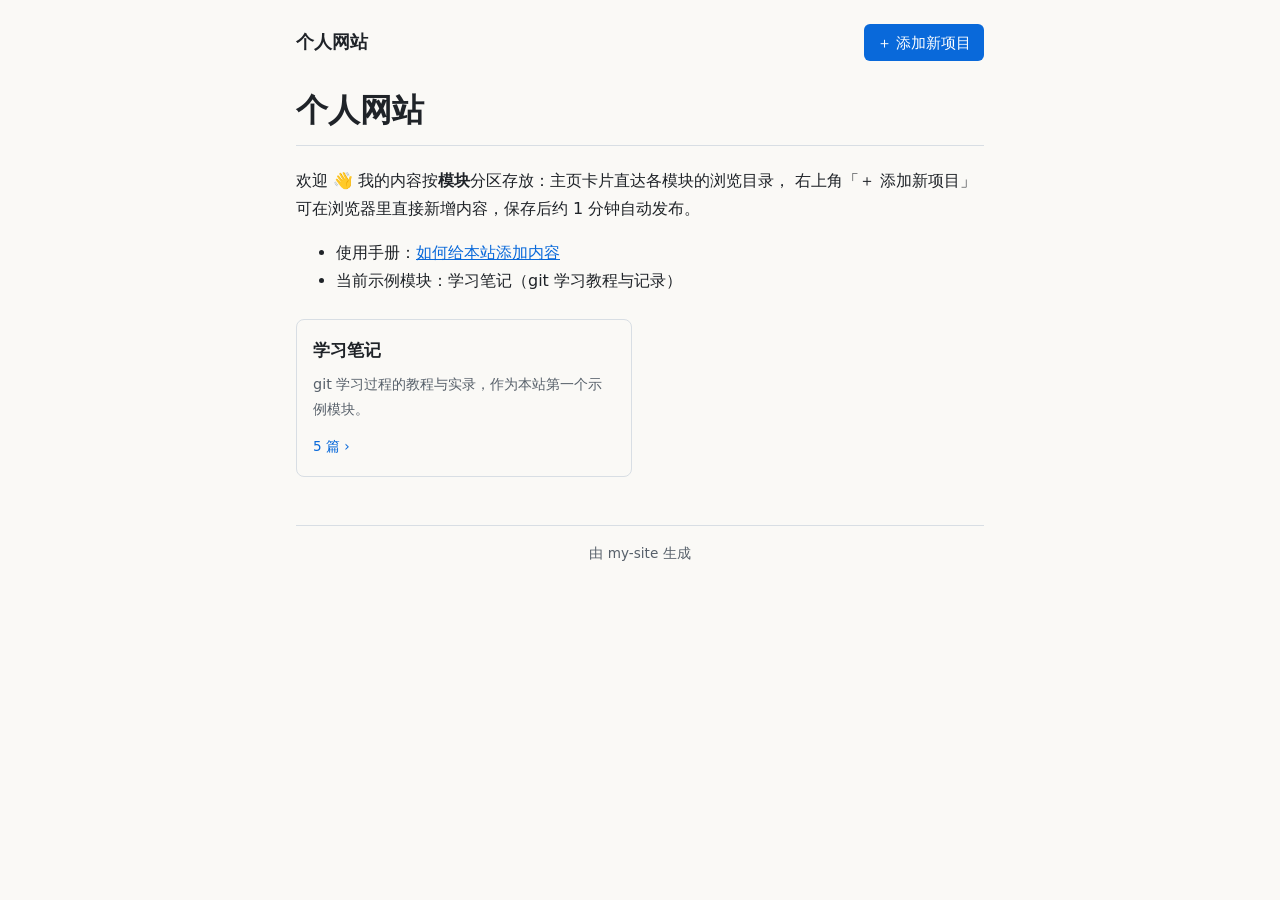
<file: docs/index.html>
<!DOCTYPE html>
<html lang="zh-CN">
<head>
<meta charset="utf-8"/>
<meta name="viewport" content="width=device-width, initial-scale=1"/>
<title>{title}</title>
<link rel="stylesheet" href="style.css"/>
</head>
<body>
<header class="sitehead">
  <a class="brand" href="index.html">个人网站</a>
  <a class="btn" href="https://github.com/Not1u/my-site/new/main/content/notes" target="_blank" rel="noopener">＋ 添加新项目</a>
</header>
<main>
<h1>个人网站</h1>
<p>欢迎 👋 我的内容按<strong>模块</strong>分区存放：主页卡片直达各模块的浏览目录， 右上角「＋ 添加新项目」可在浏览器里直接新增内容，保存后约 1 分钟自动发布。</p>
<ul>
<li>使用手册：<a href="notes/adding-content.html">如何给本站添加内容</a></li>
<li>当前示例模块：学习笔记（git 学习教程与记录）</li>
</ul>
<section class="modules">
<a class="card" href="notes/index.html"><h2>学习笔记</h2><p>git 学习过程的教程与实录，作为本站第一个示例模块。</p><span class="card-count">5 篇 ›</span></a>
</section>
</main>
<footer>由 my-site 生成</footer>
</body>
</html>
</file>
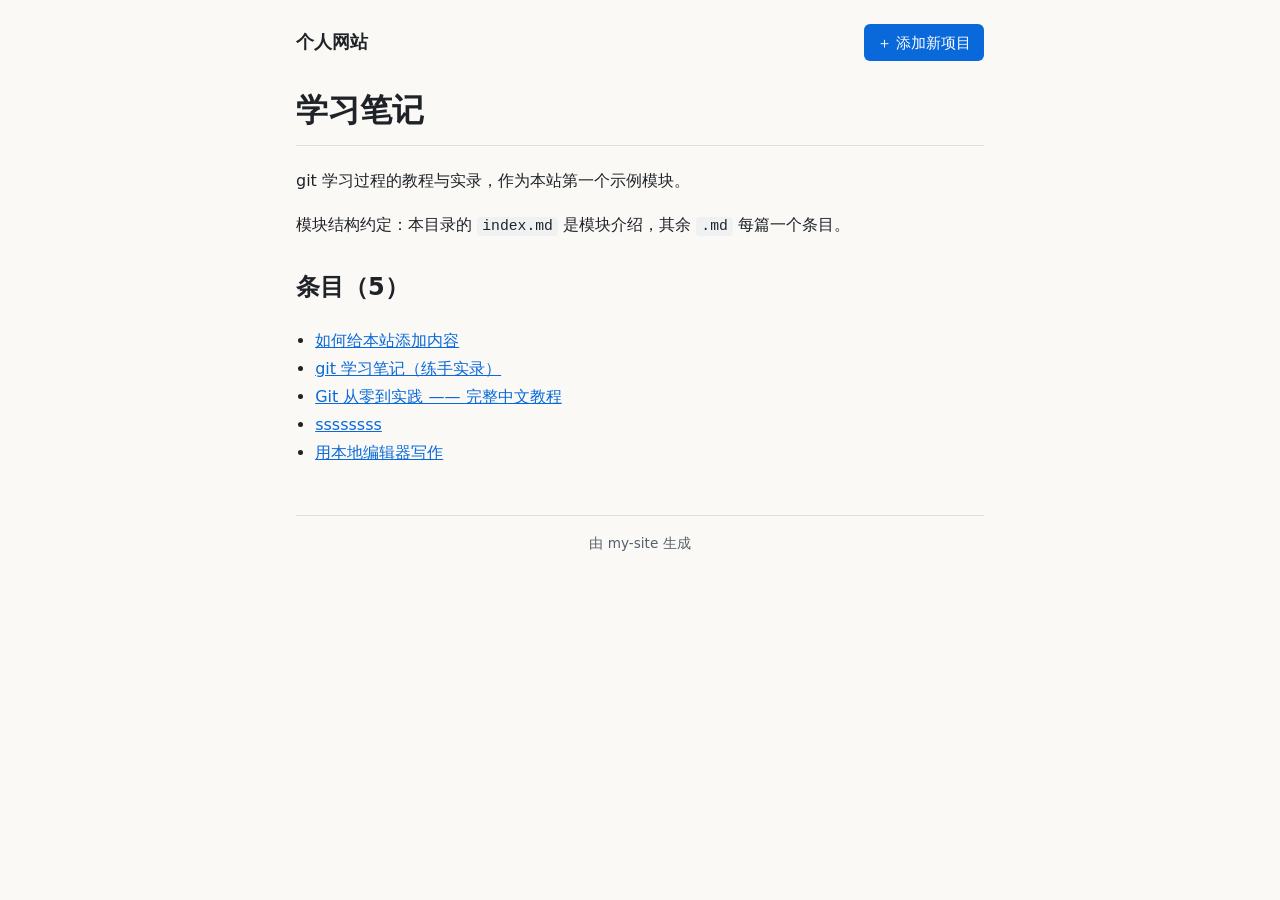
<file: docs/notes/index.html>
<!DOCTYPE html>
<html lang="zh-CN">
<head>
<meta charset="utf-8"/>
<meta name="viewport" content="width=device-width, initial-scale=1"/>
<title>{title}</title>
<link rel="stylesheet" href="../style.css"/>
</head>
<body>
<header class="sitehead">
  <a class="brand" href="../index.html">个人网站</a>
  <a class="btn" href="https://github.com/Not1u/my-site/new/main/content/notes" target="_blank" rel="noopener">＋ 添加新项目</a>
</header>
<main>
<h1>学习笔记</h1>
<p>git 学习过程的教程与实录，作为本站第一个示例模块。</p>
<p>模块结构约定：本目录的 <code>index.md</code> 是模块介绍，其余 <code>.md</code> 每篇一个条目。</p><h2>条目（5）</h2>
<ul class="note-list">
<li><a href="adding-content.html">如何给本站添加内容</a></li>
<li><a href="git-notes.html">git 学习笔记（练手实录）</a></li>
<li><a href="git-tutorial.html">Git 从零到实践 —— 完整中文教程</a></li>
<li><a href="ssssssss.html">ssssssss</a></li>
<li><a href="using-editor.html">用本地编辑器写作</a></li>
</ul>
</main>
<footer>由 my-site 生成</footer>
</body>
</html>
</file>
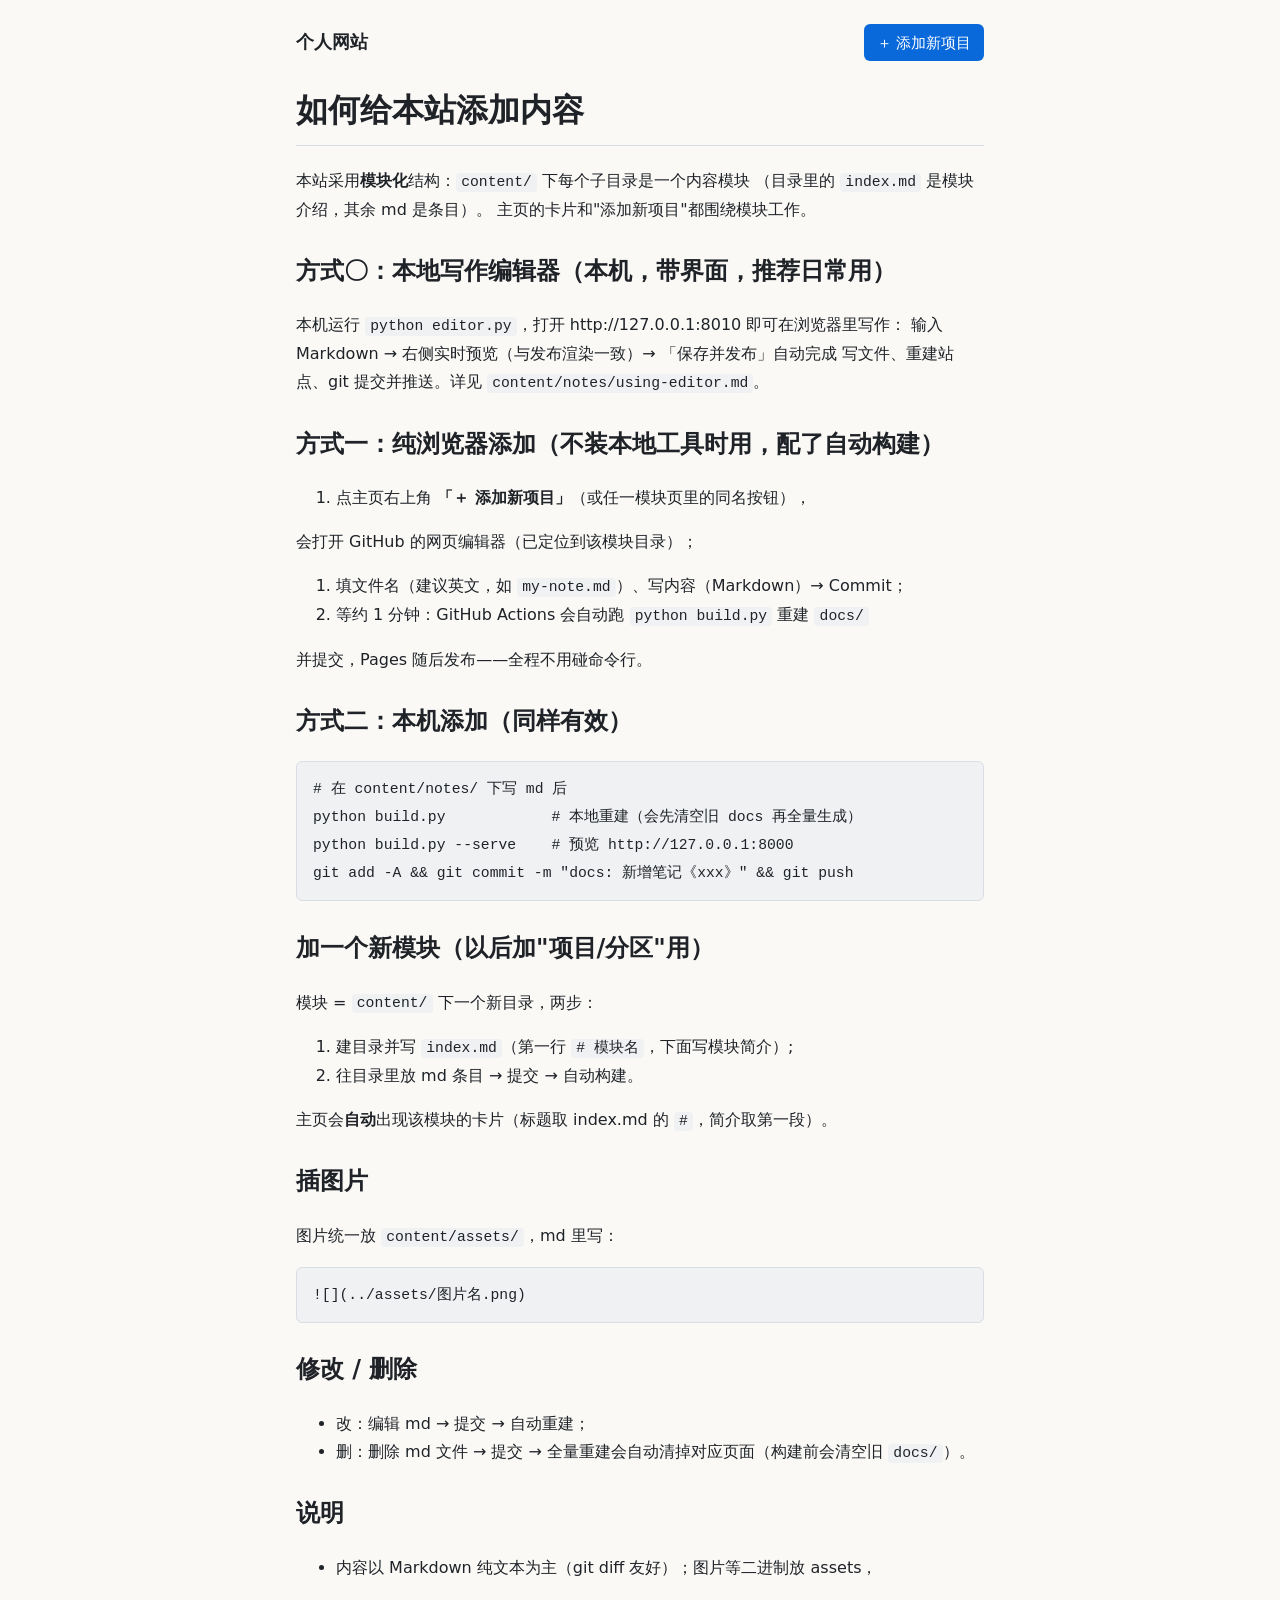
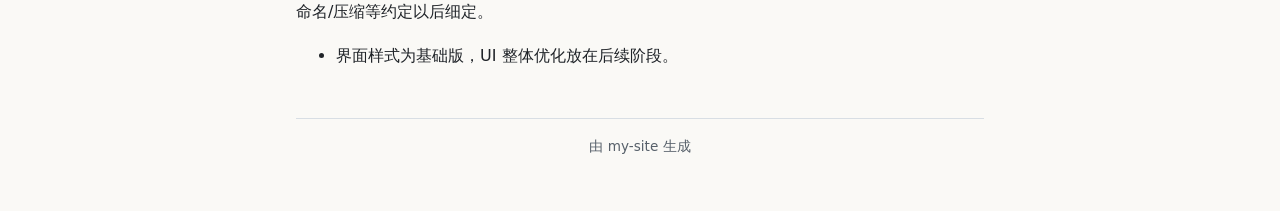
<file: docs/notes/adding-content.html>
<!DOCTYPE html>
<html lang="zh-CN">
<head>
<meta charset="utf-8"/>
<meta name="viewport" content="width=device-width, initial-scale=1"/>
<title>{title}</title>
<link rel="stylesheet" href="../style.css"/>
</head>
<body>
<header class="sitehead">
  <a class="brand" href="../index.html">个人网站</a>
  <a class="btn" href="https://github.com/Not1u/my-site/new/main/content/notes" target="_blank" rel="noopener">＋ 添加新项目</a>
</header>
<main>
<h1>如何给本站添加内容</h1>
<p>本站采用<strong>模块化</strong>结构：<code>content/</code> 下每个子目录是一个内容模块 （目录里的 <code>index.md</code> 是模块介绍，其余 md 是条目）。 主页的卡片和"添加新项目"都围绕模块工作。</p>
<h2>方式〇：本地写作编辑器（本机，带界面，推荐日常用）</h2>
<p>本机运行 <code>python editor.py</code>，打开 http://127.0.0.1:8010 即可在浏览器里写作： 输入 Markdown → 右侧实时预览（与发布渲染一致）→ 「保存并发布」自动完成 写文件、重建站点、git 提交并推送。详见 <code>content/notes/using-editor.md</code>。</p>
<h2>方式一：纯浏览器添加（不装本地工具时用，配了自动构建）</h2>
<ol>
<li>点主页右上角 <strong>「＋ 添加新项目」</strong>（或任一模块页里的同名按钮），</li>
</ol>
<p>会打开 GitHub 的网页编辑器（已定位到该模块目录）；</p>
<ol>
<li>填文件名（建议英文，如 <code>my-note.md</code>）、写内容（Markdown）→ Commit；</li>
<li>等约 1 分钟：GitHub Actions 会自动跑 <code>python build.py</code> 重建 <code>docs/</code></li>
</ol>
<p>并提交，Pages 随后发布——全程不用碰命令行。</p>
<h2>方式二：本机添加（同样有效）</h2>
<pre><code class="language-powershell"># 在 content/notes/ 下写 md 后
python build.py            # 本地重建（会先清空旧 docs 再全量生成）
python build.py --serve    # 预览 http://127.0.0.1:8000
git add -A &amp;&amp; git commit -m "docs: 新增笔记《xxx》" &amp;&amp; git push</code></pre>
<h2>加一个新模块（以后加"项目/分区"用）</h2>
<p>模块 = <code>content/</code> 下一个新目录，两步：</p>
<ol>
<li>建目录并写 <code>index.md</code>（第一行 <code># 模块名</code>，下面写模块简介）;</li>
<li>往目录里放 md 条目 → 提交 → 自动构建。</li>
</ol>
<p>主页会<strong>自动</strong>出现该模块的卡片（标题取 index.md 的 <code>#</code>，简介取第一段）。</p>
<h2>插图片</h2>
<p>图片统一放 <code>content/assets/</code>，md 里写：</p>
<pre><code>![](../assets/图片名.png)</code></pre>
<h2>修改 / 删除</h2>
<ul>
<li>改：编辑 md → 提交 → 自动重建；</li>
<li>删：删除 md 文件 → 提交 → 全量重建会自动清掉对应页面（构建前会清空旧 <code>docs/</code>）。</li>
</ul>
<h2>说明</h2>
<ul>
<li>内容以 Markdown 纯文本为主（git diff 友好）；图片等二进制放 assets，</li>
</ul>
<p>命名/压缩等约定以后细定。</p>
<ul>
<li>界面样式为基础版，UI 整体优化放在后续阶段。</li>
</ul>
</main>
<footer>由 my-site 生成</footer>
</body>
</html>
</file>
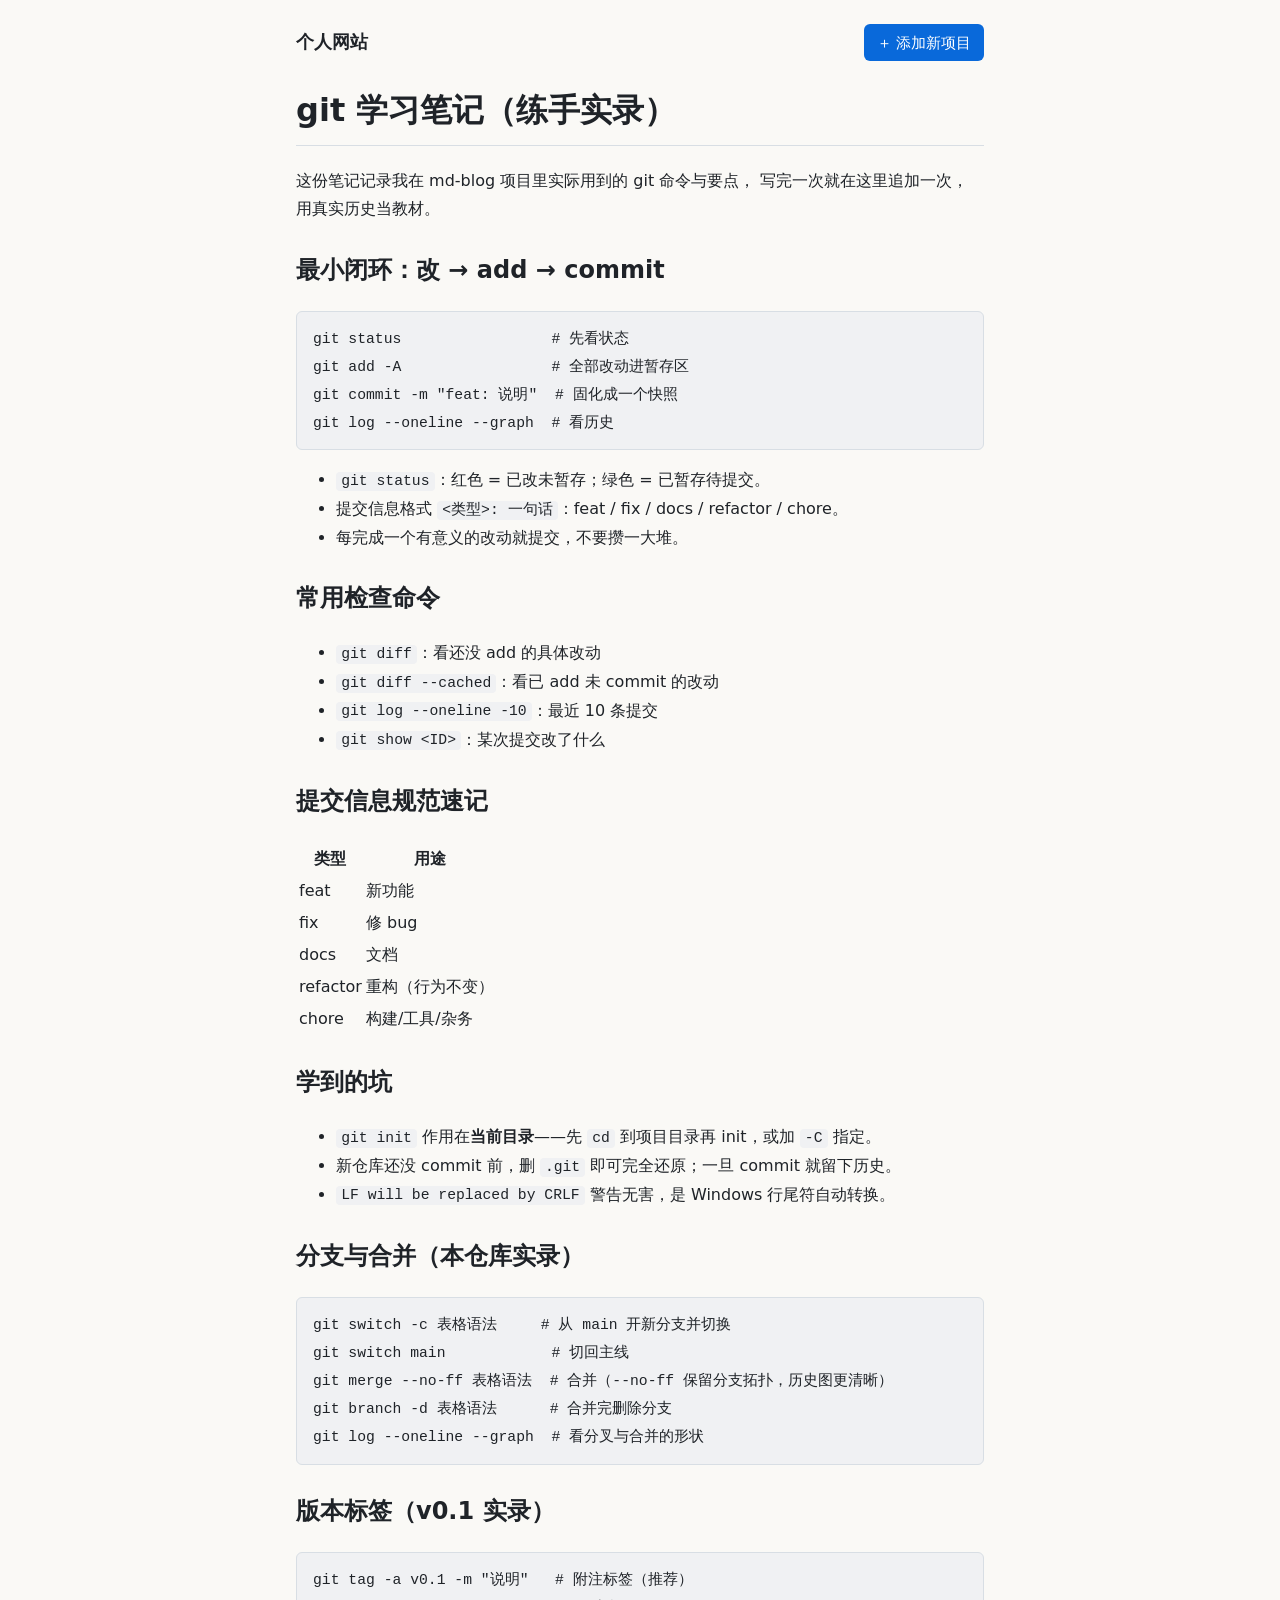
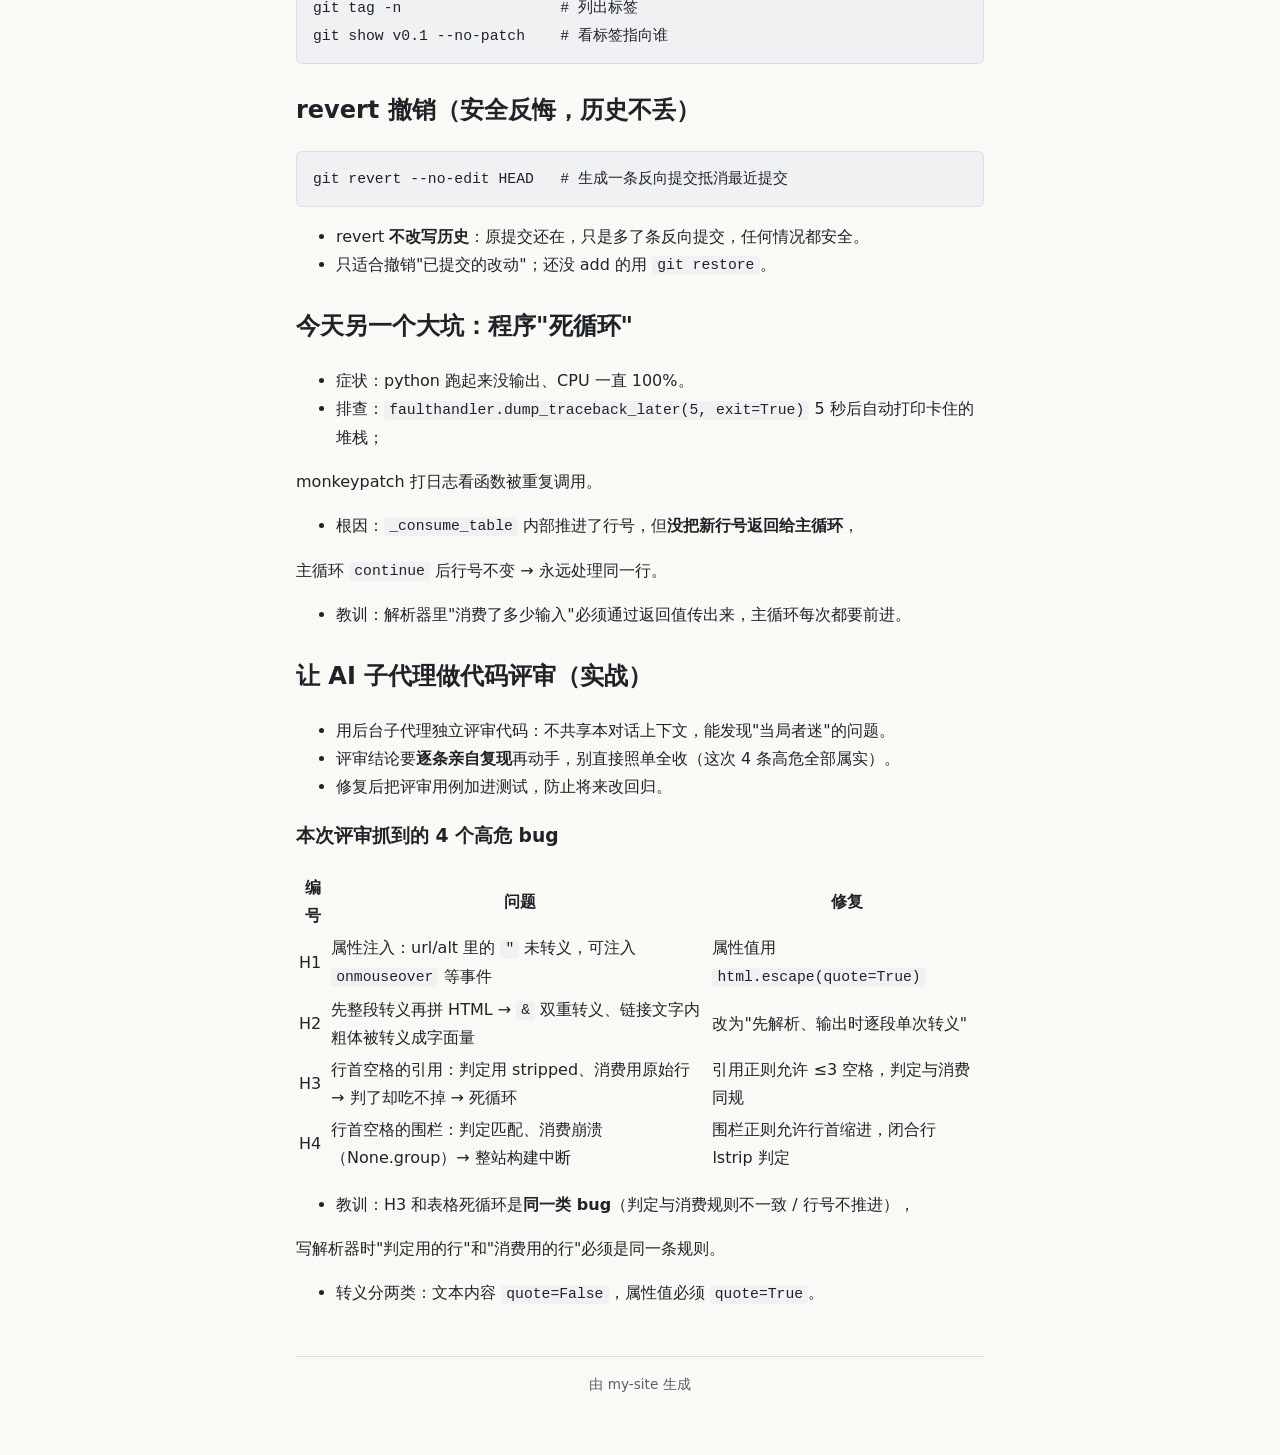
<file: docs/notes/git-notes.html>
<!DOCTYPE html>
<html lang="zh-CN">
<head>
<meta charset="utf-8"/>
<meta name="viewport" content="width=device-width, initial-scale=1"/>
<title>{title}</title>
<link rel="stylesheet" href="../style.css"/>
</head>
<body>
<header class="sitehead">
  <a class="brand" href="../index.html">个人网站</a>
  <a class="btn" href="https://github.com/Not1u/my-site/new/main/content/notes" target="_blank" rel="noopener">＋ 添加新项目</a>
</header>
<main>
<h1>git 学习笔记（练手实录）</h1>
<p>这份笔记记录我在 md-blog 项目里实际用到的 git 命令与要点， 写完一次就在这里追加一次，用真实历史当教材。</p>
<h2>最小闭环：改 → add → commit</h2>
<pre><code class="language-powershell">git status                 # 先看状态
git add -A                 # 全部改动进暂存区
git commit -m "feat: 说明"  # 固化成一个快照
git log --oneline --graph  # 看历史</code></pre>
<ul>
<li><code>git status</code>：红色 = 已改未暂存；绿色 = 已暂存待提交。</li>
<li>提交信息格式 <code>&lt;类型&gt;: 一句话</code>：feat / fix / docs / refactor / chore。</li>
<li>每完成一个有意义的改动就提交，不要攒一大堆。</li>
</ul>
<h2>常用检查命令</h2>
<ul>
<li><code>git diff</code>：看还没 add 的具体改动</li>
<li><code>git diff --cached</code>：看已 add 未 commit 的改动</li>
<li><code>git log --oneline -10</code>：最近 10 条提交</li>
<li><code>git show &lt;ID&gt;</code>：某次提交改了什么</li>
</ul>
<h2>提交信息规范速记</h2>
<table>
<thead><tr><th>类型</th><th>用途</th></tr></thead>
<tbody>
<tr><td>feat</td><td>新功能</td></tr>
<tr><td>fix</td><td>修 bug</td></tr>
<tr><td>docs</td><td>文档</td></tr>
<tr><td>refactor</td><td>重构（行为不变）</td></tr>
<tr><td>chore</td><td>构建/工具/杂务</td></tr>
</tbody>
</table>
<h2>学到的坑</h2>
<ul>
<li><code>git init</code> 作用在<strong>当前目录</strong>——先 <code>cd</code> 到项目目录再 init，或加 <code>-C</code> 指定。</li>
<li>新仓库还没 commit 前，删 <code>.git</code> 即可完全还原；一旦 commit 就留下历史。</li>
<li><code>LF will be replaced by CRLF</code> 警告无害，是 Windows 行尾符自动转换。</li>
</ul>
<h2>分支与合并（本仓库实录）</h2>
<pre><code class="language-powershell">git switch -c 表格语法     # 从 main 开新分支并切换
git switch main            # 切回主线
git merge --no-ff 表格语法  # 合并（--no-ff 保留分支拓扑，历史图更清晰）
git branch -d 表格语法      # 合并完删除分支
git log --oneline --graph  # 看分叉与合并的形状</code></pre>
<h2>版本标签（v0.1 实录）</h2>
<pre><code class="language-powershell">git tag -a v0.1 -m "说明"   # 附注标签（推荐）
git tag -n                  # 列出标签
git show v0.1 --no-patch    # 看标签指向谁</code></pre>
<h2>revert 撤销（安全反悔，历史不丢）</h2>
<pre><code class="language-powershell">git revert --no-edit HEAD   # 生成一条反向提交抵消最近提交</code></pre>
<ul>
<li>revert <strong>不改写历史</strong>：原提交还在，只是多了条反向提交，任何情况都安全。</li>
<li>只适合撤销"已提交的改动"；还没 add 的用 <code>git restore</code>。</li>
</ul>
<h2>今天另一个大坑：程序"死循环"</h2>
<ul>
<li>症状：python 跑起来没输出、CPU 一直 100%。</li>
<li>排查：<code>faulthandler.dump_traceback_later(5, exit=True)</code> 5 秒后自动打印卡住的堆栈；</li>
</ul>
<p>monkeypatch 打日志看函数被重复调用。</p>
<ul>
<li>根因：<code>_consume_table</code> 内部推进了行号，但<strong>没把新行号返回给主循环</strong>，</li>
</ul>
<p>主循环 <code>continue</code> 后行号不变 → 永远处理同一行。</p>
<ul>
<li>教训：解析器里"消费了多少输入"必须通过返回值传出来，主循环每次都要前进。</li>
</ul>
<h2>让 AI 子代理做代码评审（实战）</h2>
<ul>
<li>用后台子代理独立评审代码：不共享本对话上下文，能发现"当局者迷"的问题。</li>
<li>评审结论要<strong>逐条亲自复现</strong>再动手，别直接照单全收（这次 4 条高危全部属实）。</li>
<li>修复后把评审用例加进测试，防止将来改回归。</li>
</ul>
<h3>本次评审抓到的 4 个高危 bug</h3>
<table>
<thead><tr><th>编号</th><th>问题</th><th>修复</th></tr></thead>
<tbody>
<tr><td>H1</td><td>属性注入：url/alt 里的 <code>"</code> 未转义，可注入 <code>onmouseover</code> 等事件</td><td>属性值用 <code>html.escape(quote=True)</code></td></tr>
<tr><td>H2</td><td>先整段转义再拼 HTML → <code>&amp;</code> 双重转义、链接文字内粗体被转义成字面量</td><td>改为"先解析、输出时逐段单次转义"</td></tr>
<tr><td>H3</td><td>行首空格的引用：判定用 stripped、消费用原始行 → 判了却吃不掉 → 死循环</td><td>引用正则允许 ≤3 空格，判定与消费同规</td></tr>
<tr><td>H4</td><td>行首空格的围栏：判定匹配、消费崩溃（None.group）→ 整站构建中断</td><td>围栏正则允许行首缩进，闭合行 lstrip 判定</td></tr>
</tbody>
</table>
<ul>
<li>教训：H3 和表格死循环是<strong>同一类 bug</strong>（判定与消费规则不一致 / 行号不推进），</li>
</ul>
<p>写解析器时"判定用的行"和"消费用的行"必须是同一条规则。</p>
<ul>
<li>转义分两类：文本内容 <code>quote=False</code>，属性值必须 <code>quote=True</code>。</li>
</ul>
</main>
<footer>由 my-site 生成</footer>
</body>
</html>
</file>
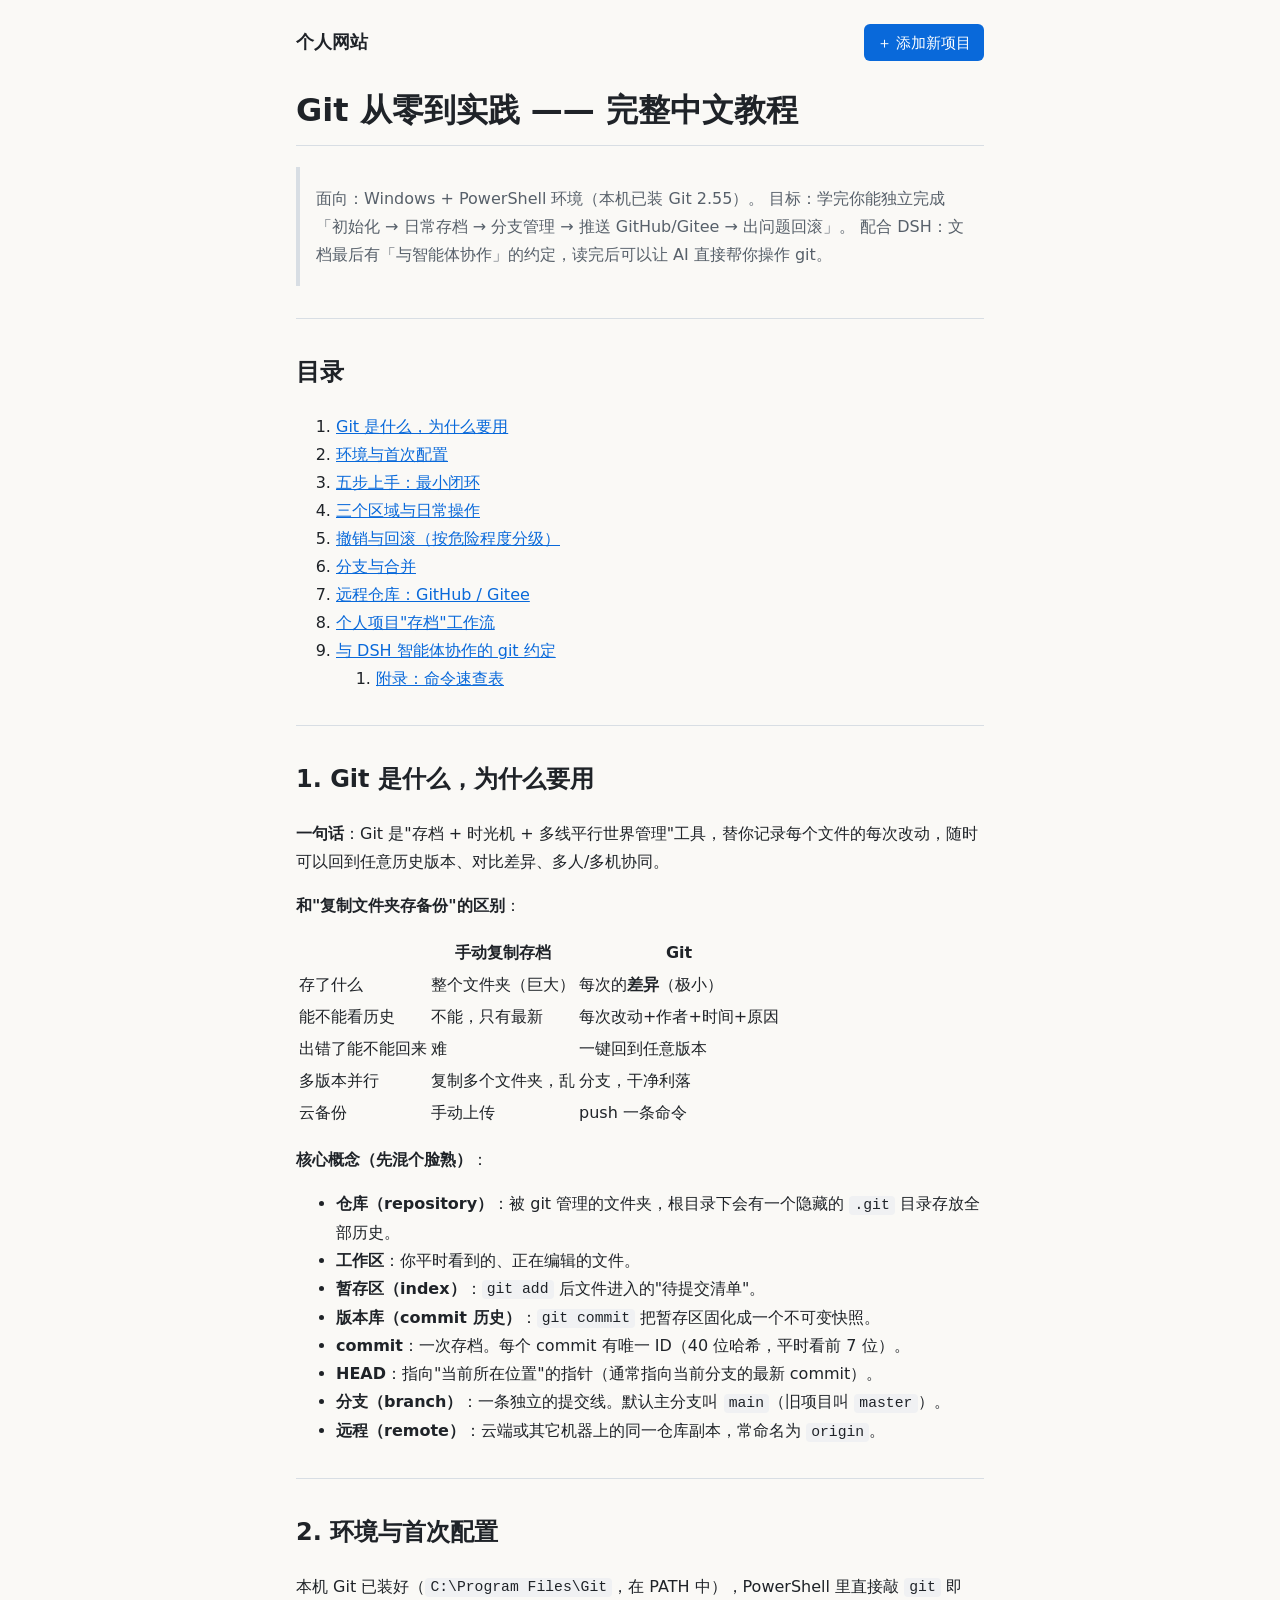
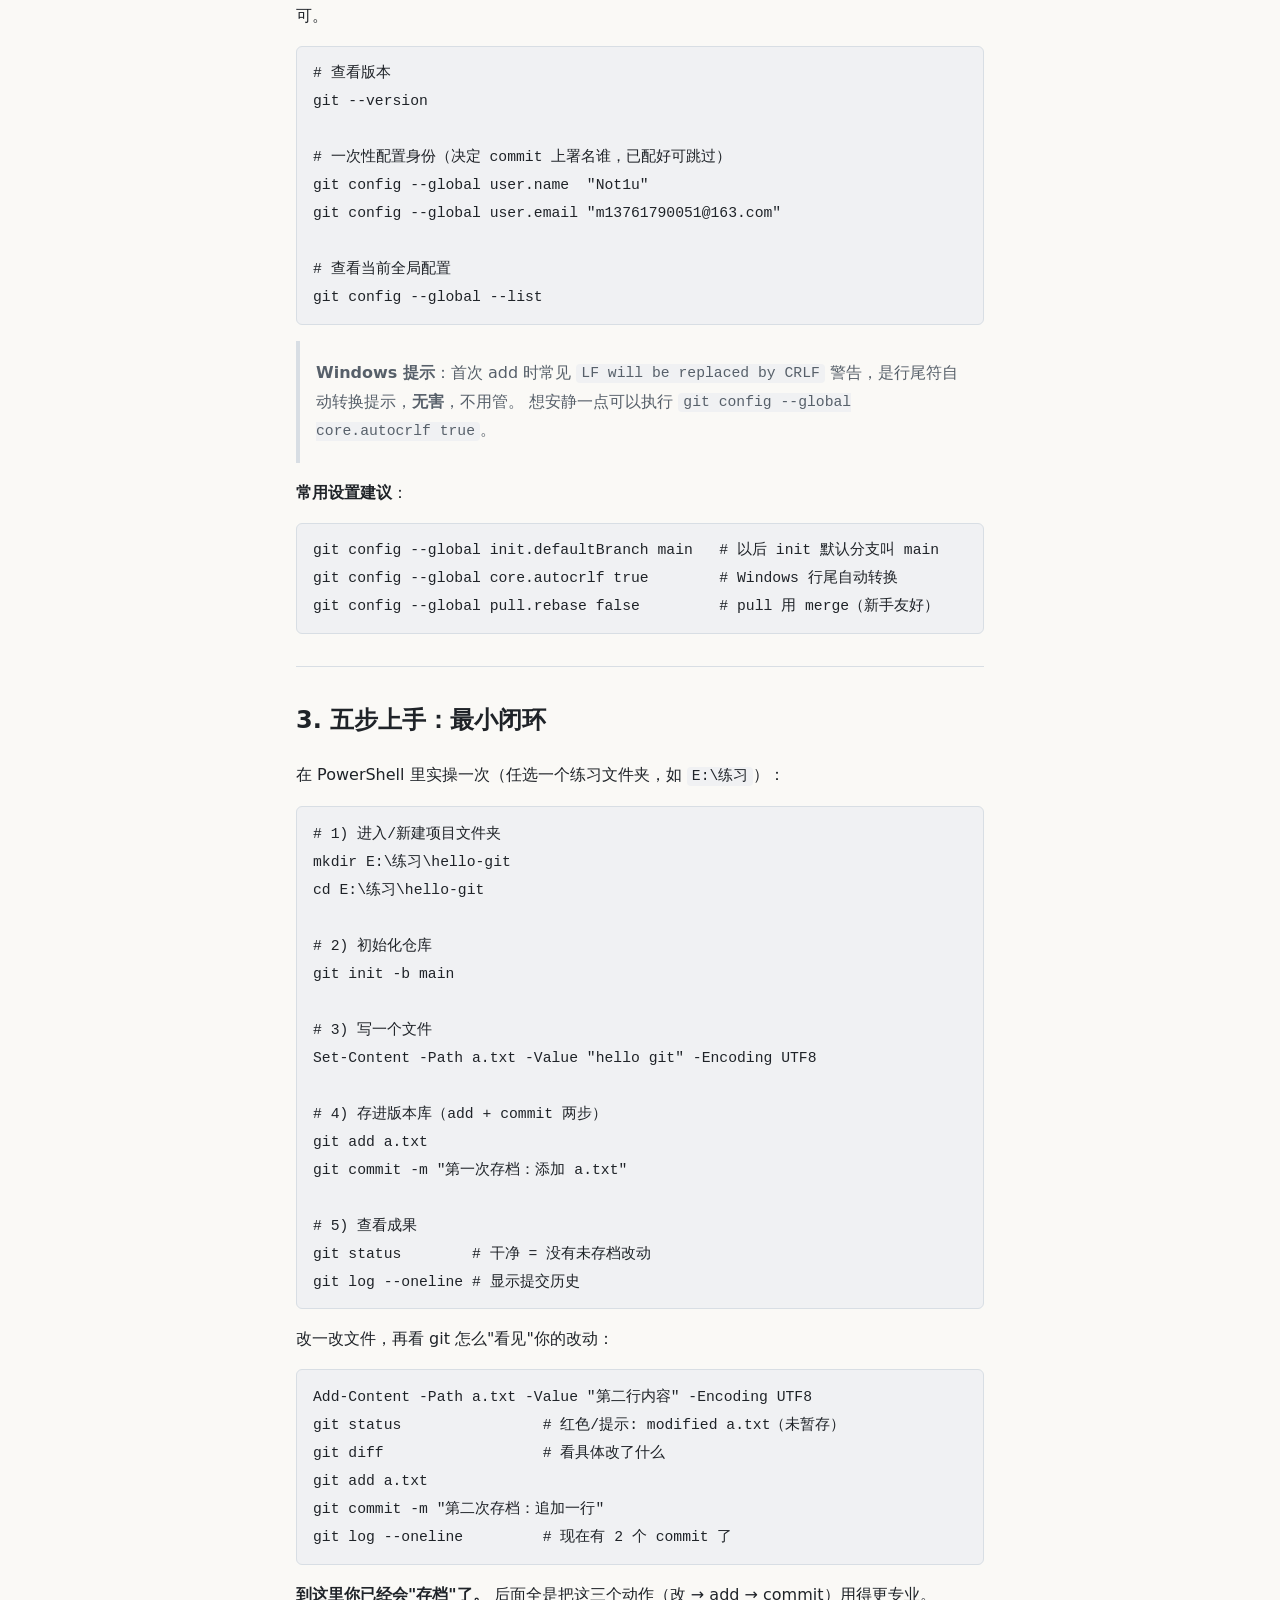
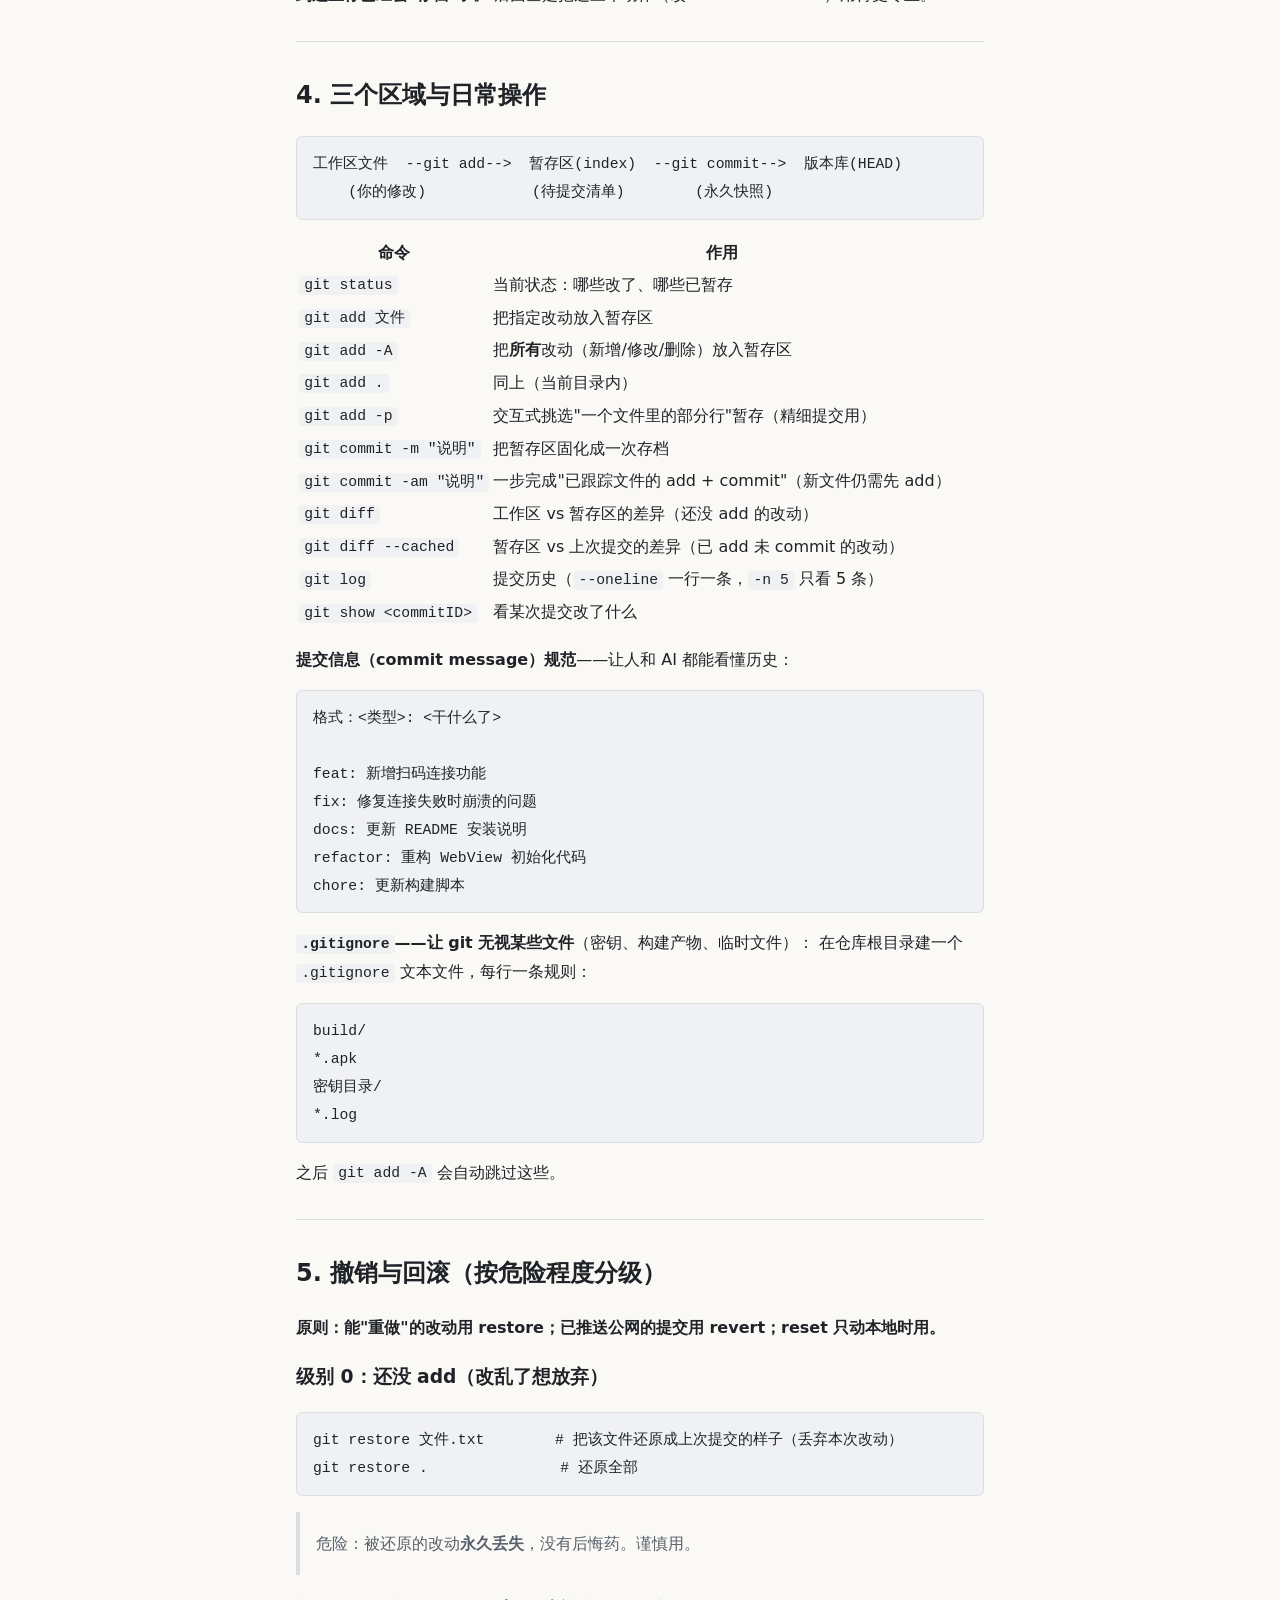
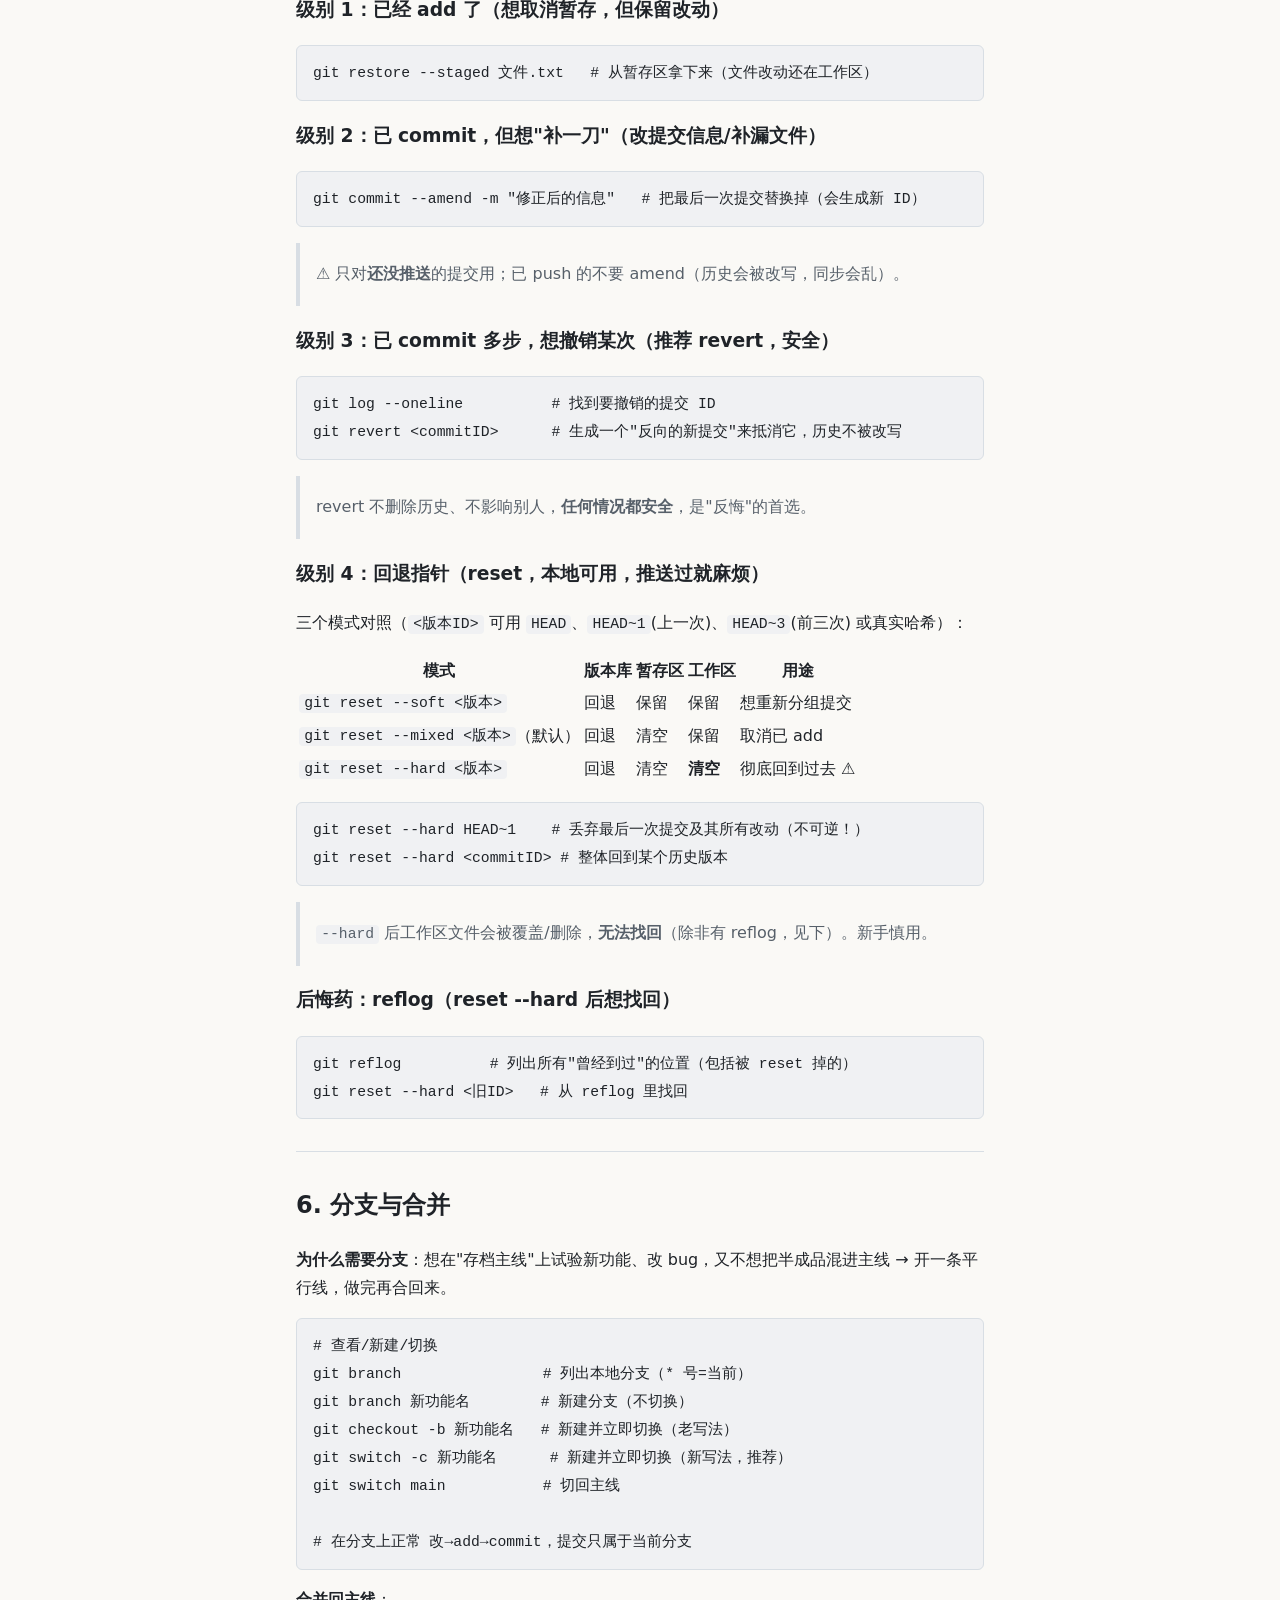
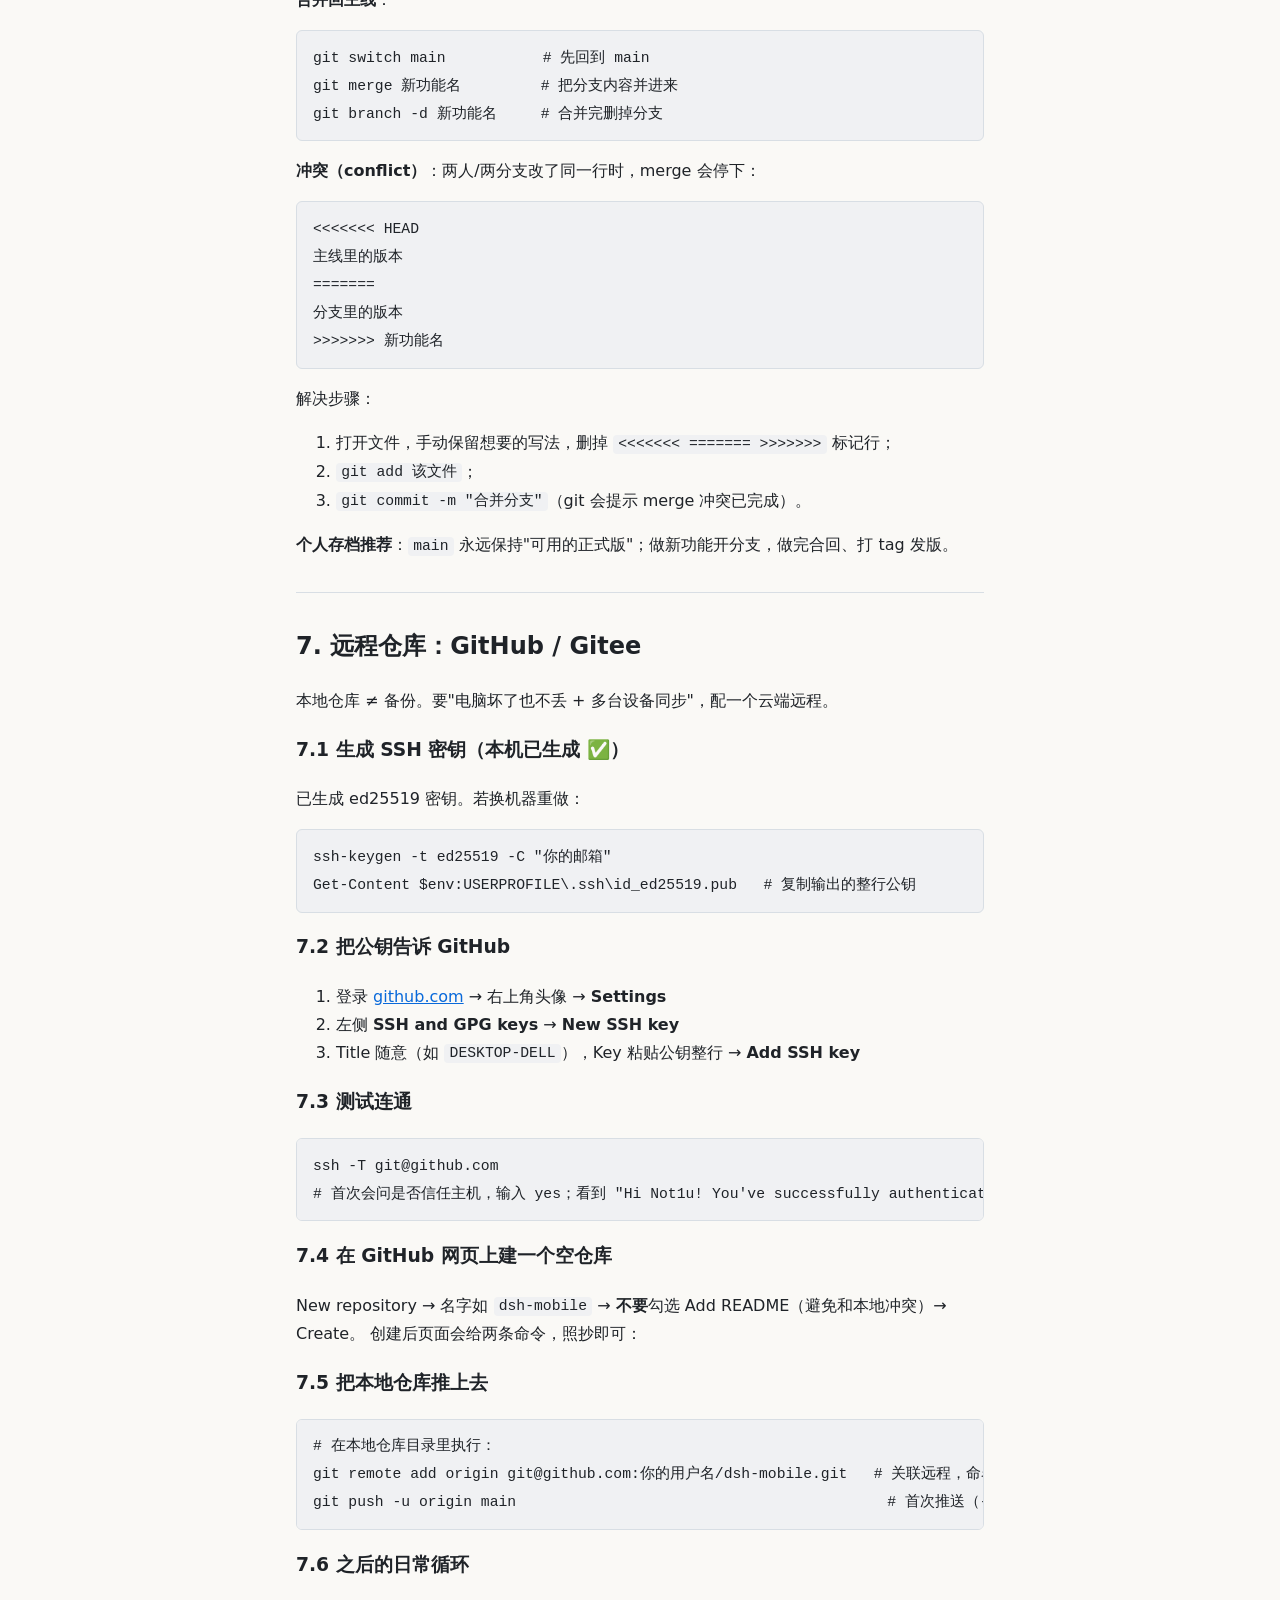
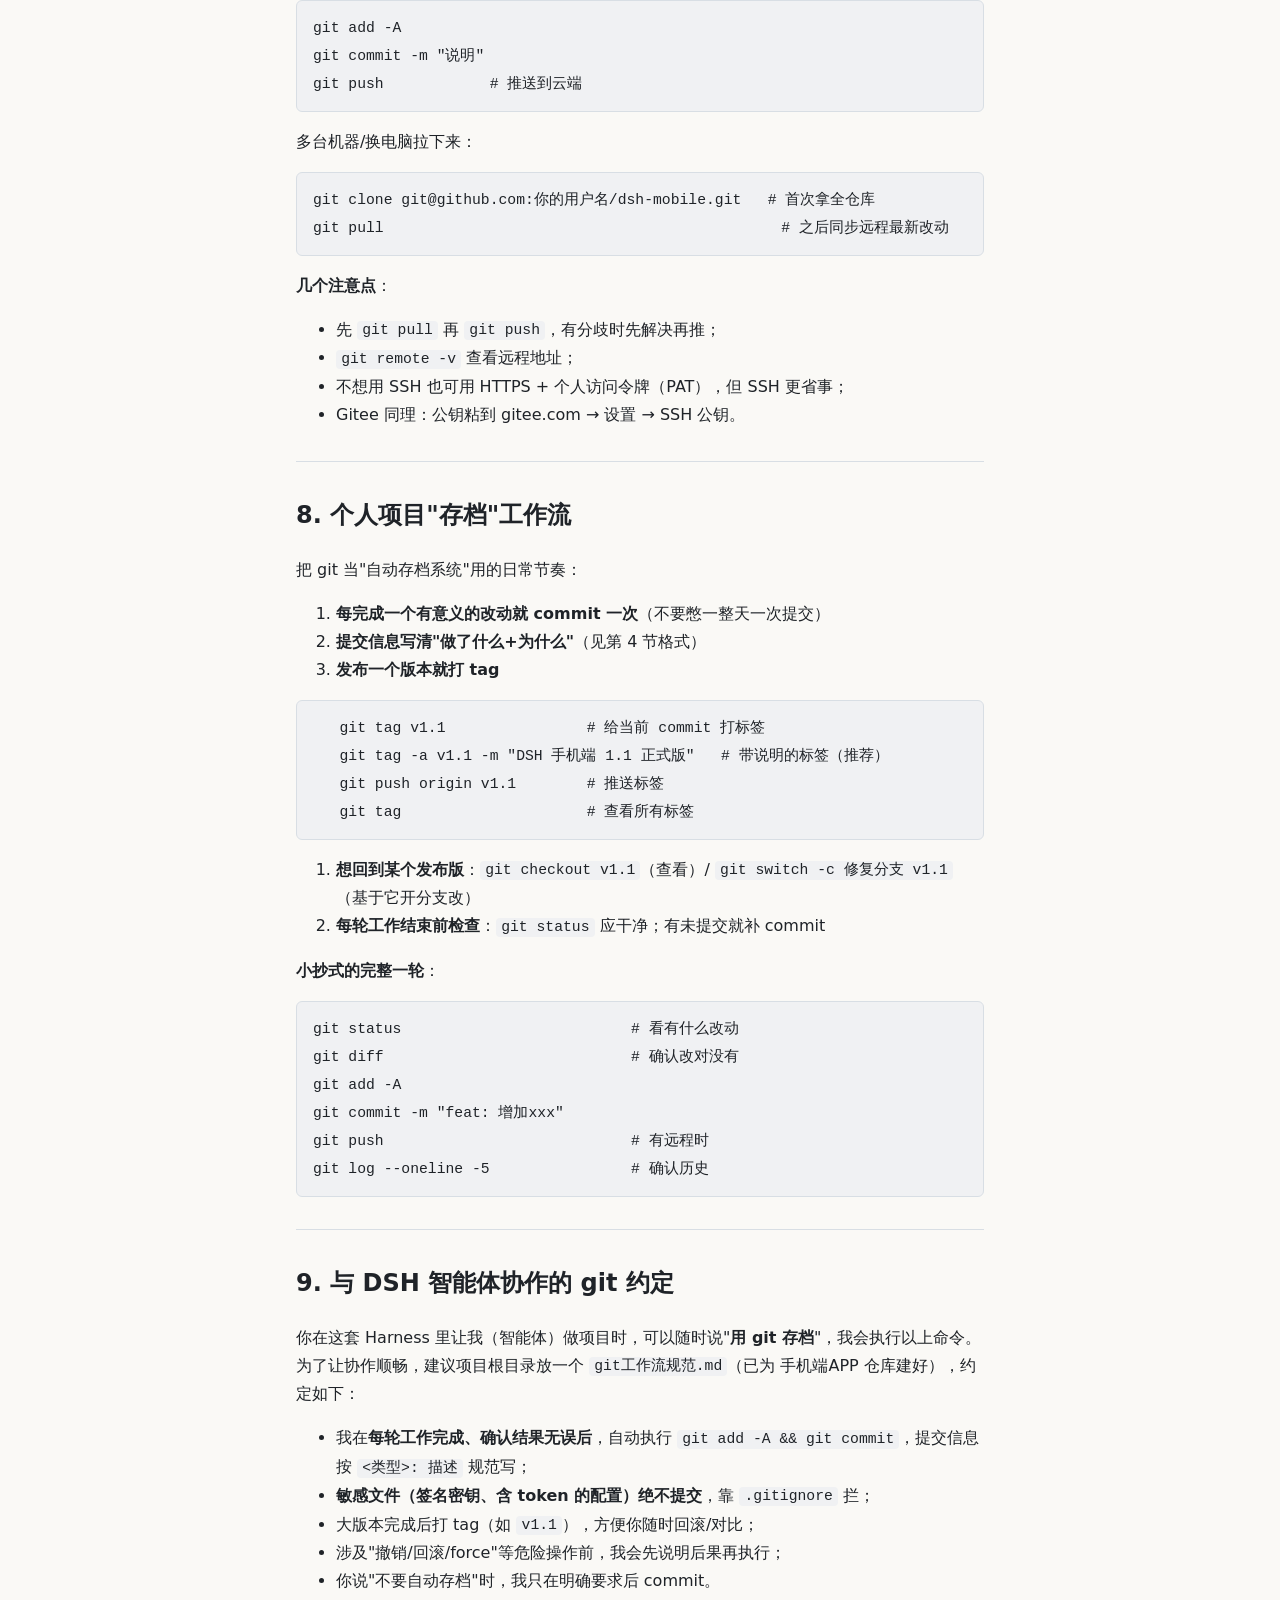
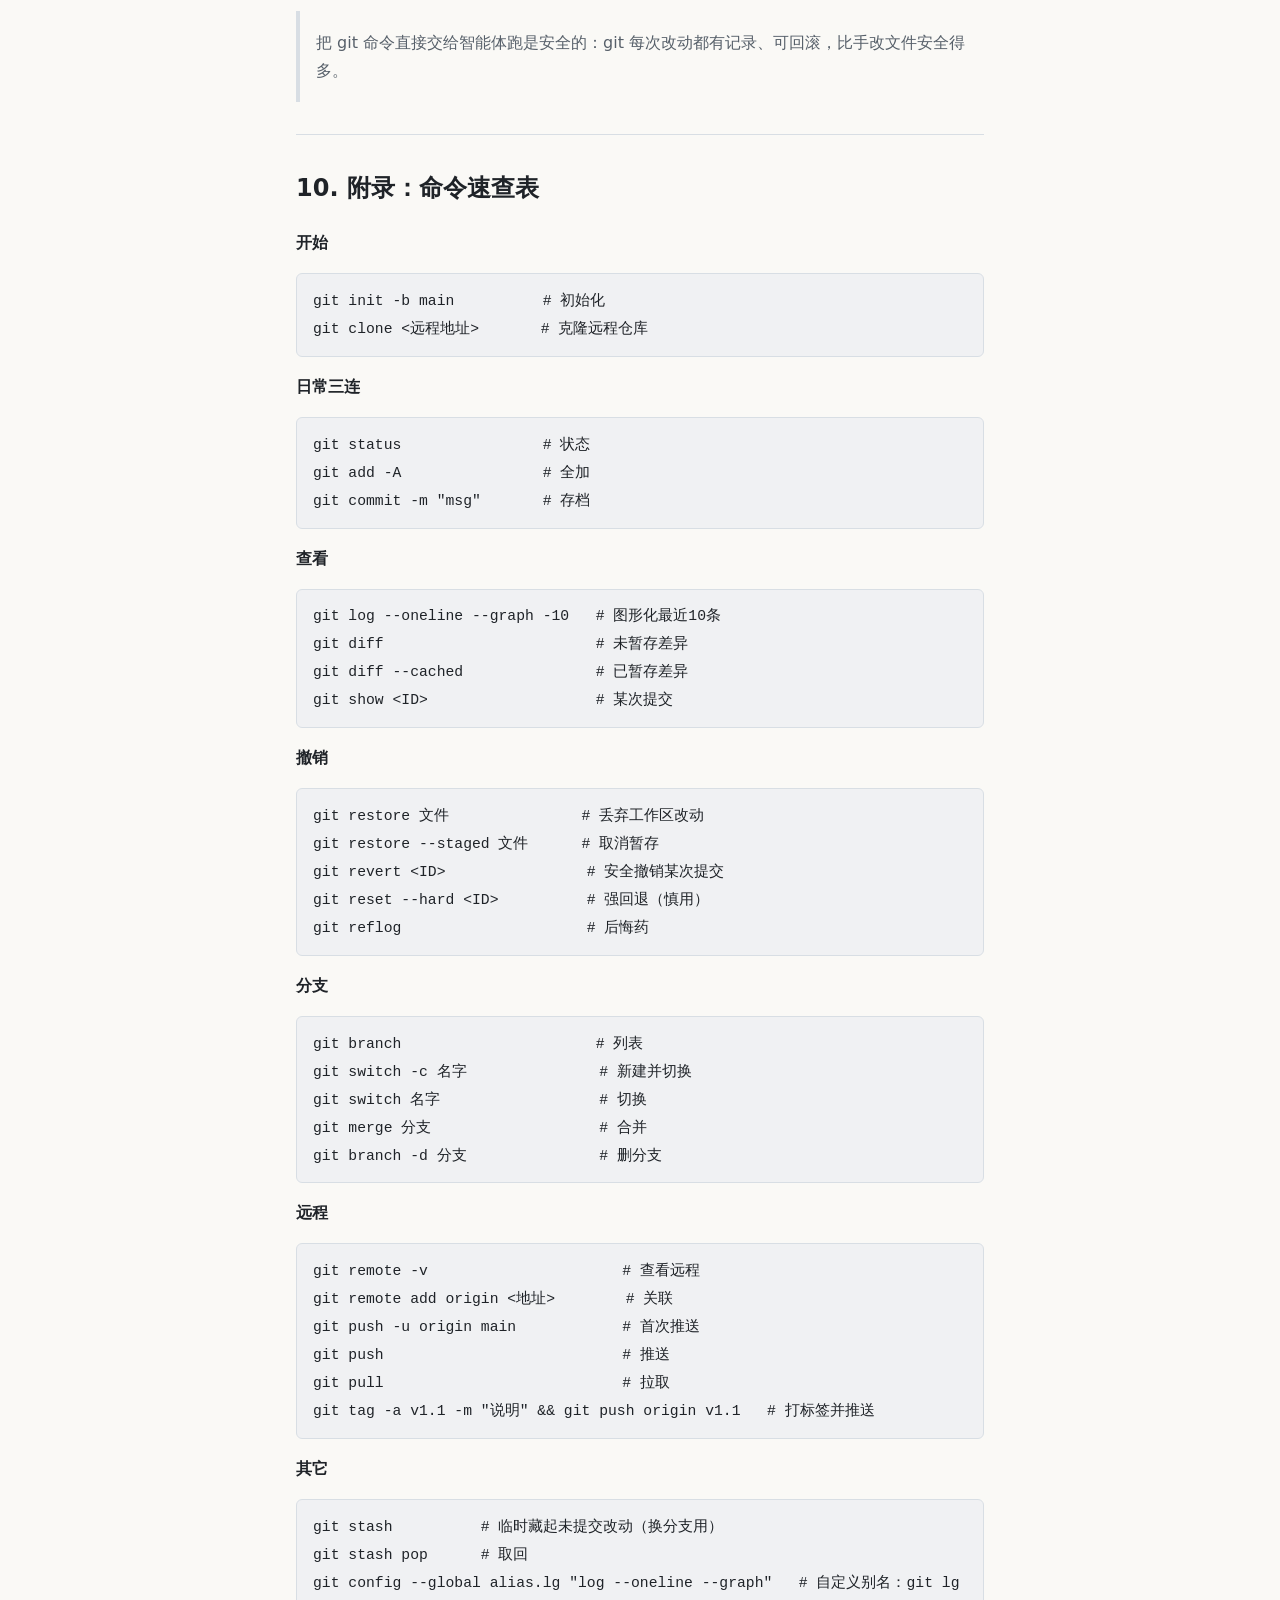
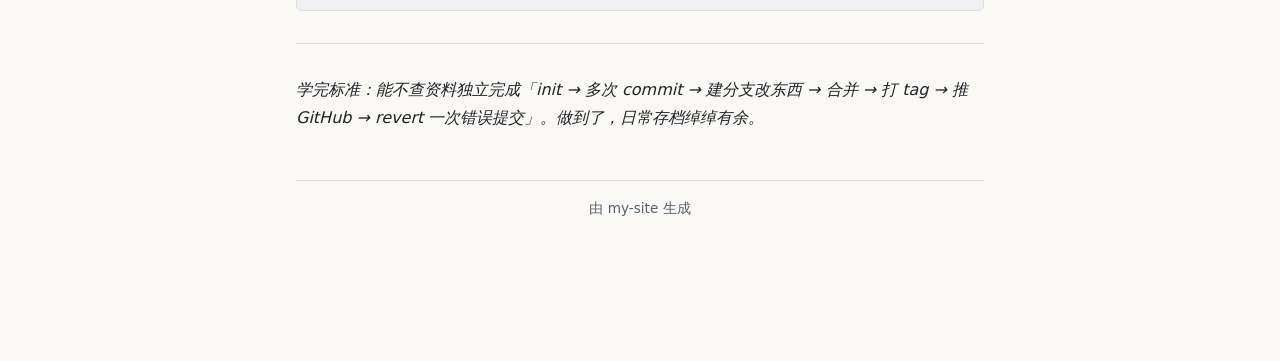
<file: docs/notes/git-tutorial.html>
<!DOCTYPE html>
<html lang="zh-CN">
<head>
<meta charset="utf-8"/>
<meta name="viewport" content="width=device-width, initial-scale=1"/>
<title>{title}</title>
<link rel="stylesheet" href="../style.css"/>
</head>
<body>
<header class="sitehead">
  <a class="brand" href="../index.html">个人网站</a>
  <a class="btn" href="https://github.com/Not1u/my-site/new/main/content/notes" target="_blank" rel="noopener">＋ 添加新项目</a>
</header>
<main>
<h1>Git 从零到实践 —— 完整中文教程</h1>
<blockquote>
<p>面向：Windows + PowerShell 环境（本机已装 Git 2.55）。 目标：学完你能独立完成「初始化 → 日常存档 → 分支管理 → 推送 GitHub/Gitee → 出问题回滚」。 配合 DSH：文档最后有「与智能体协作」的约定，读完后可以让 AI 直接帮你操作 git。</p></blockquote>

<hr/>
<h2>目录</h2>
<ol>
<li><a href="#1-git-是什么为什么要用">Git 是什么，为什么要用</a></li>
<li><a href="#2-环境与首次配置">环境与首次配置</a></li>
<li><a href="#3-五步上手最小闭环">五步上手：最小闭环</a></li>
<li><a href="#4-三个区域与日常操作">三个区域与日常操作</a></li>
<li><a href="#5-撤销与回滚按危险程度分级">撤销与回滚（按危险程度分级）</a></li>
<li><a href="#6-分支与合并">分支与合并</a></li>
<li><a href="#7-远程仓库github--gitee">远程仓库：GitHub / Gitee</a></li>
<li><a href="#8-个人项目存档工作流">个人项目"存档"工作流</a></li>
<li><a href="#9-与-dsh-智能体协作的-git-约定">与 DSH 智能体协作的 git 约定</a>
<ol>
<li><a href="#10-附录命令速查表">附录：命令速查表</a></li>
</ol></li>
</ol>
<hr/>
<h2>1. Git 是什么，为什么要用</h2>
<p><strong>一句话</strong>：Git 是"存档 + 时光机 + 多线平行世界管理"工具，替你记录每个文件的每次改动，随时可以回到任意历史版本、对比差异、多人/多机协同。</p>
<p><strong>和"复制文件夹存备份"的区别</strong>：</p>
<table>
<thead><tr><th></th><th>手动复制存档</th><th>Git</th></tr></thead>
<tbody>
<tr><td>存了什么</td><td>整个文件夹（巨大）</td><td>每次的<strong>差异</strong>（极小）</td></tr>
<tr><td>能不能看历史</td><td>不能，只有最新</td><td>每次改动+作者+时间+原因</td></tr>
<tr><td>出错了能不能回来</td><td>难</td><td>一键回到任意版本</td></tr>
<tr><td>多版本并行</td><td>复制多个文件夹，乱</td><td>分支，干净利落</td></tr>
<tr><td>云备份</td><td>手动上传</td><td>push 一条命令</td></tr>
</tbody>
</table>
<p><strong>核心概念（先混个脸熟）</strong>：</p>
<ul>
<li><strong>仓库（repository）</strong>：被 git 管理的文件夹，根目录下会有一个隐藏的 <code>.git</code> 目录存放全部历史。</li>
<li><strong>工作区</strong>：你平时看到的、正在编辑的文件。</li>
<li><strong>暂存区（index）</strong>：<code>git add</code> 后文件进入的"待提交清单"。</li>
<li><strong>版本库（commit 历史）</strong>：<code>git commit</code> 把暂存区固化成一个不可变快照。</li>
<li><strong>commit</strong>：一次存档。每个 commit 有唯一 ID（40 位哈希，平时看前 7 位）。</li>
<li><strong>HEAD</strong>：指向"当前所在位置"的指针（通常指向当前分支的最新 commit）。</li>
<li><strong>分支（branch）</strong>：一条独立的提交线。默认主分支叫 <code>main</code>（旧项目叫 <code>master</code>）。</li>
<li><strong>远程（remote）</strong>：云端或其它机器上的同一仓库副本，常命名为 <code>origin</code>。</li>
</ul>
<hr/>
<h2>2. 环境与首次配置</h2>
<p>本机 Git 已装好（<code>C:\Program Files\Git</code>，在 PATH 中），PowerShell 里直接敲 <code>git</code> 即可。</p>
<pre><code class="language-powershell"># 查看版本
git --version

# 一次性配置身份（决定 commit 上署名谁，已配好可跳过）
git config --global user.name  "Not1u"
git config --global user.email "m13761790051@163.com"

# 查看当前全局配置
git config --global --list</code></pre>
<blockquote>
<p><strong>Windows 提示</strong>：首次 add 时常见 <code>LF will be replaced by CRLF</code> 警告，是行尾符自动转换提示，<strong>无害</strong>，不用管。 想安静一点可以执行 <code>git config --global core.autocrlf true</code>。</p></blockquote>

<p><strong>常用设置建议</strong>：</p>
<pre><code class="language-powershell">git config --global init.defaultBranch main   # 以后 init 默认分支叫 main
git config --global core.autocrlf true        # Windows 行尾自动转换
git config --global pull.rebase false         # pull 用 merge（新手友好）</code></pre>
<hr/>
<h2>3. 五步上手：最小闭环</h2>
<p>在 PowerShell 里实操一次（任选一个练习文件夹，如 <code>E:\练习</code>）：</p>
<pre><code class="language-powershell"># 1) 进入/新建项目文件夹
mkdir E:\练习\hello-git
cd E:\练习\hello-git

# 2) 初始化仓库
git init -b main

# 3) 写一个文件
Set-Content -Path a.txt -Value "hello git" -Encoding UTF8

# 4) 存进版本库（add + commit 两步）
git add a.txt
git commit -m "第一次存档：添加 a.txt"

# 5) 查看成果
git status        # 干净 = 没有未存档改动
git log --oneline # 显示提交历史</code></pre>
<p>改一改文件，再看 git 怎么"看见"你的改动：</p>
<pre><code class="language-powershell">Add-Content -Path a.txt -Value "第二行内容" -Encoding UTF8
git status                # 红色/提示: modified a.txt（未暂存）
git diff                  # 看具体改了什么
git add a.txt
git commit -m "第二次存档：追加一行"
git log --oneline         # 现在有 2 个 commit 了</code></pre>
<p><strong>到这里你已经会"存档"了。</strong> 后面全是把这三个动作（改 → add → commit）用得更专业。</p>
<hr/>
<h2>4. 三个区域与日常操作</h2>
<pre><code>工作区文件  --git add--&gt;  暂存区(index)  --git commit--&gt;  版本库(HEAD)
    (你的修改)            (待提交清单)        (永久快照)</code></pre>
<table>
<thead><tr><th>命令</th><th>作用</th></tr></thead>
<tbody>
<tr><td><code>git status</code></td><td>当前状态：哪些改了、哪些已暂存</td></tr>
<tr><td><code>git add 文件</code></td><td>把指定改动放入暂存区</td></tr>
<tr><td><code>git add -A</code></td><td>把<strong>所有</strong>改动（新增/修改/删除）放入暂存区</td></tr>
<tr><td><code>git add .</code></td><td>同上（当前目录内）</td></tr>
<tr><td><code>git add -p</code></td><td>交互式挑选"一个文件里的部分行"暂存（精细提交用）</td></tr>
<tr><td><code>git commit -m "说明"</code></td><td>把暂存区固化成一次存档</td></tr>
<tr><td><code>git commit -am "说明"</code></td><td>一步完成"已跟踪文件的 add + commit"（新文件仍需先 add）</td></tr>
<tr><td><code>git diff</code></td><td>工作区 vs 暂存区的差异（还没 add 的改动）</td></tr>
<tr><td><code>git diff --cached</code></td><td>暂存区 vs 上次提交的差异（已 add 未 commit 的改动）</td></tr>
<tr><td><code>git log</code></td><td>提交历史（<code>--oneline</code> 一行一条，<code>-n 5</code> 只看 5 条）</td></tr>
<tr><td><code>git show &lt;commitID&gt;</code></td><td>看某次提交改了什么</td></tr>
</tbody>
</table>
<p><strong>提交信息（commit message）规范</strong>——让人和 AI 都能看懂历史：</p>
<pre><code>格式：&lt;类型&gt;: &lt;干什么了&gt;

feat: 新增扫码连接功能
fix: 修复连接失败时崩溃的问题
docs: 更新 README 安装说明
refactor: 重构 WebView 初始化代码
chore: 更新构建脚本</code></pre>
<p><strong><code>.gitignore</code>——让 git 无视某些文件</strong>（密钥、构建产物、临时文件）： 在仓库根目录建一个 <code>.gitignore</code> 文本文件，每行一条规则：</p>
<pre><code>build/
*.apk
密钥目录/
*.log</code></pre>
<p>之后 <code>git add -A</code> 会自动跳过这些。</p>
<hr/>
<h2>5. 撤销与回滚（按危险程度分级）</h2>
<p><strong>原则：能"重做"的改动用 restore；已推送公网的提交用 revert；reset 只动本地时用。</strong></p>
<h3>级别 0：还没 add（改乱了想放弃）</h3>
<pre><code class="language-powershell">git restore 文件.txt        # 把该文件还原成上次提交的样子（丢弃本次改动）
git restore .               # 还原全部</code></pre>
<blockquote>
<p>危险：被还原的改动<strong>永久丢失</strong>，没有后悔药。谨慎用。</p></blockquote>

<h3>级别 1：已经 add 了（想取消暂存，但保留改动）</h3>
<pre><code class="language-powershell">git restore --staged 文件.txt   # 从暂存区拿下来（文件改动还在工作区）</code></pre>
<h3>级别 2：已 commit，但想"补一刀"（改提交信息/补漏文件）</h3>
<pre><code class="language-powershell">git commit --amend -m "修正后的信息"   # 把最后一次提交替换掉（会生成新 ID）</code></pre>
<blockquote>
<p>⚠️ 只对<strong>还没推送</strong>的提交用；已 push 的不要 amend（历史会被改写，同步会乱）。</p></blockquote>

<h3>级别 3：已 commit 多步，想撤销某次（推荐 revert，安全）</h3>
<pre><code class="language-powershell">git log --oneline          # 找到要撤销的提交 ID
git revert &lt;commitID&gt;      # 生成一个"反向的新提交"来抵消它，历史不被改写</code></pre>
<blockquote>
<p>revert 不删除历史、不影响别人，<strong>任何情况都安全</strong>，是"反悔"的首选。</p></blockquote>

<h3>级别 4：回退指针（reset，本地可用，推送过就麻烦）</h3>
<p>三个模式对照（<code>&lt;版本ID&gt;</code> 可用 <code>HEAD</code>、<code>HEAD~1</code>(上一次)、<code>HEAD~3</code>(前三次) 或真实哈希）：</p>
<table>
<thead><tr><th>模式</th><th>版本库</th><th>暂存区</th><th>工作区</th><th>用途</th></tr></thead>
<tbody>
<tr><td><code>git reset --soft &lt;版本&gt;</code></td><td>回退</td><td>保留</td><td>保留</td><td>想重新分组提交</td></tr>
<tr><td><code>git reset --mixed &lt;版本&gt;</code>（默认）</td><td>回退</td><td>清空</td><td>保留</td><td>取消已 add</td></tr>
<tr><td><code>git reset --hard &lt;版本&gt;</code></td><td>回退</td><td>清空</td><td><strong>清空</strong></td><td>彻底回到过去 ⚠️</td></tr>
</tbody>
</table>
<pre><code class="language-powershell">git reset --hard HEAD~1    # 丢弃最后一次提交及其所有改动（不可逆！）
git reset --hard &lt;commitID&gt; # 整体回到某个历史版本</code></pre>
<blockquote>
<p><code>--hard</code> 后工作区文件会被覆盖/删除，<strong>无法找回</strong>（除非有 reflog，见下）。新手慎用。</p></blockquote>

<h3>后悔药：reflog（reset --hard 后想找回）</h3>
<pre><code class="language-powershell">git reflog          # 列出所有"曾经到过"的位置（包括被 reset 掉的）
git reset --hard &lt;旧ID&gt;   # 从 reflog 里找回</code></pre>
<hr/>
<h2>6. 分支与合并</h2>
<p><strong>为什么需要分支</strong>：想在"存档主线"上试验新功能、改 bug，又不想把半成品混进主线 → 开一条平行线，做完再合回来。</p>
<pre><code class="language-powershell"># 查看/新建/切换
git branch                # 列出本地分支（* 号=当前）
git branch 新功能名        # 新建分支（不切换）
git checkout -b 新功能名   # 新建并立即切换（老写法）
git switch -c 新功能名      # 新建并立即切换（新写法，推荐）
git switch main           # 切回主线

# 在分支上正常 改→add→commit，提交只属于当前分支</code></pre>
<p><strong>合并回主线</strong>：</p>
<pre><code class="language-powershell">git switch main           # 先回到 main
git merge 新功能名         # 把分支内容并进来
git branch -d 新功能名     # 合并完删掉分支</code></pre>
<p><strong>冲突（conflict）</strong>：两人/两分支改了同一行时，merge 会停下：</p>
<pre><code>&lt;&lt;&lt;&lt;&lt;&lt;&lt; HEAD
主线里的版本
=======
分支里的版本
&gt;&gt;&gt;&gt;&gt;&gt;&gt; 新功能名</code></pre>
<p>解决步骤：</p>
<ol>
<li>打开文件，手动保留想要的写法，删掉 <code>&lt;&lt;&lt;&lt;&lt;&lt;&lt; ======= &gt;&gt;&gt;&gt;&gt;&gt;&gt;</code> 标记行；</li>
<li><code>git add 该文件</code>；</li>
<li><code>git commit -m "合并分支"</code>（git 会提示 merge 冲突已完成）。</li>
</ol>
<p><strong>个人存档推荐</strong>：<code>main</code> 永远保持"可用的正式版"；做新功能开分支，做完合回、打 tag 发版。</p>
<hr/>
<h2>7. 远程仓库：GitHub / Gitee</h2>
<p>本地仓库 ≠ 备份。要"电脑坏了也不丢 + 多台设备同步"，配一个云端远程。</p>
<h3>7.1 生成 SSH 密钥（本机已生成 ✅）</h3>
<p>已生成 ed25519 密钥。若换机器重做：</p>
<pre><code class="language-powershell">ssh-keygen -t ed25519 -C "你的邮箱"
Get-Content $env:USERPROFILE\.ssh\id_ed25519.pub   # 复制输出的整行公钥</code></pre>
<h3>7.2 把公钥告诉 GitHub</h3>
<ol>
<li>登录 <a href="https://github.com">github.com</a> → 右上角头像 → <strong>Settings</strong></li>
<li>左侧 <strong>SSH and GPG keys</strong> → <strong>New SSH key</strong></li>
<li>Title 随意（如 <code>DESKTOP-DELL</code>），Key 粘贴公钥整行 → <strong>Add SSH key</strong></li>
</ol>
<h3>7.3 测试连通</h3>
<pre><code class="language-powershell">ssh -T git@github.com
# 首次会问是否信任主机，输入 yes；看到 "Hi Not1u! You've successfully authenticated" 即成功</code></pre>
<h3>7.4 在 GitHub 网页上建一个空仓库</h3>
<p>New repository → 名字如 <code>dsh-mobile</code> → <strong>不要</strong>勾选 Add README（避免和本地冲突）→ Create。 创建后页面会给两条命令，照抄即可：</p>
<h3>7.5 把本地仓库推上去</h3>
<pre><code class="language-powershell"># 在本地仓库目录里执行：
git remote add origin git@github.com:你的用户名/dsh-mobile.git   # 关联远程，命名 origin
git push -u origin main                                          # 首次推送（-u 记住对应关系）</code></pre>
<h3>7.6 之后的日常循环</h3>
<pre><code class="language-powershell">git add -A
git commit -m "说明"
git push            # 推送到云端</code></pre>
<p>多台机器/换电脑拉下来：</p>
<pre><code class="language-powershell">git clone git@github.com:你的用户名/dsh-mobile.git   # 首次拿全仓库
git pull                                             # 之后同步远程最新改动</code></pre>
<p><strong>几个注意点</strong>：</p>
<ul>
<li>先 <code>git pull</code> 再 <code>git push</code>，有分歧时先解决再推；</li>
<li><code>git remote -v</code> 查看远程地址；</li>
<li>不想用 SSH 也可用 HTTPS + 个人访问令牌（PAT），但 SSH 更省事；</li>
<li>Gitee 同理：公钥粘到 gitee.com → 设置 → SSH 公钥。</li>
</ul>
<hr/>
<h2>8. 个人项目"存档"工作流</h2>
<p>把 git 当"自动存档系统"用的日常节奏：</p>
<ol>
<li><strong>每完成一个有意义的改动就 commit 一次</strong>（不要憋一整天一次提交）</li>
<li><strong>提交信息写清"做了什么+为什么"</strong>（见第 4 节格式）</li>
<li><strong>发布一个版本就打 tag</strong></li>
</ol>
<pre><code class="language-powershell">   git tag v1.1                # 给当前 commit 打标签
   git tag -a v1.1 -m "DSH 手机端 1.1 正式版"   # 带说明的标签（推荐）
   git push origin v1.1        # 推送标签
   git tag                     # 查看所有标签</code></pre>
<ol>
<li><strong>想回到某个发布版</strong>：<code>git checkout v1.1</code>（查看）/ <code>git switch -c 修复分支 v1.1</code>（基于它开分支改）</li>
<li><strong>每轮工作结束前检查</strong>：<code>git status</code> 应干净；有未提交就补 commit</li>
</ol>
<p><strong>小抄式的完整一轮</strong>：</p>
<pre><code class="language-powershell">git status                          # 看有什么改动
git diff                            # 确认改对没有
git add -A
git commit -m "feat: 增加xxx"
git push                            # 有远程时
git log --oneline -5                # 确认历史</code></pre>
<hr/>
<h2>9. 与 DSH 智能体协作的 git 约定</h2>
<p>你在这套 Harness 里让我（智能体）做项目时，可以随时说"<strong>用 git 存档</strong>"，我会执行以上命令。为了让协作顺畅，建议项目根目录放一个 <code>git工作流规范.md</code>（已为 手机端APP 仓库建好），约定如下：</p>
<ul>
<li>我在<strong>每轮工作完成、确认结果无误后</strong>，自动执行 <code>git add -A &amp;&amp; git commit</code>，提交信息按 <code>&lt;类型&gt;: 描述</code> 规范写；</li>
<li><strong>敏感文件（签名密钥、含 token 的配置）绝不提交</strong>，靠 <code>.gitignore</code> 拦；</li>
<li>大版本完成后打 tag（如 <code>v1.1</code>），方便你随时回滚/对比；</li>
<li>涉及"撤销/回滚/force"等危险操作前，我会先说明后果再执行；</li>
<li>你说"不要自动存档"时，我只在明确要求后 commit。</li>
</ul>
<blockquote>
<p>把 git 命令直接交给智能体跑是安全的：git 每次改动都有记录、可回滚，比手改文件安全得多。</p></blockquote>

<hr/>
<h2>10. 附录：命令速查表</h2>
<p><strong>开始</strong></p>
<pre><code class="language-powershell">git init -b main          # 初始化
git clone &lt;远程地址&gt;       # 克隆远程仓库</code></pre>
<p><strong>日常三连</strong></p>
<pre><code class="language-powershell">git status                # 状态
git add -A                # 全加
git commit -m "msg"       # 存档</code></pre>
<p><strong>查看</strong></p>
<pre><code class="language-powershell">git log --oneline --graph -10   # 图形化最近10条
git diff                        # 未暂存差异
git diff --cached               # 已暂存差异
git show &lt;ID&gt;                   # 某次提交</code></pre>
<p><strong>撤销</strong></p>
<pre><code class="language-powershell">git restore 文件               # 丢弃工作区改动
git restore --staged 文件      # 取消暂存
git revert &lt;ID&gt;                # 安全撤销某次提交
git reset --hard &lt;ID&gt;          # 强回退（慎用）
git reflog                     # 后悔药</code></pre>
<p><strong>分支</strong></p>
<pre><code class="language-powershell">git branch                      # 列表
git switch -c 名字               # 新建并切换
git switch 名字                  # 切换
git merge 分支                   # 合并
git branch -d 分支               # 删分支</code></pre>
<p><strong>远程</strong></p>
<pre><code class="language-powershell">git remote -v                      # 查看远程
git remote add origin &lt;地址&gt;        # 关联
git push -u origin main            # 首次推送
git push                           # 推送
git pull                           # 拉取
git tag -a v1.1 -m "说明" &amp;&amp; git push origin v1.1   # 打标签并推送</code></pre>
<p><strong>其它</strong></p>
<pre><code class="language-powershell">git stash          # 临时藏起未提交改动（换分支用）
git stash pop      # 取回
git config --global alias.lg "log --oneline --graph"   # 自定义别名：git lg</code></pre>
<hr/>
<p><em>学完标准：能不查资料独立完成「init → 多次 commit → 建分支改东西 → 合并 → 打 tag → 推 GitHub → revert 一次错误提交」。做到了，日常存档绰绰有余。</em></p>
</main>
<footer>由 my-site 生成</footer>
</body>
</html>
</file>
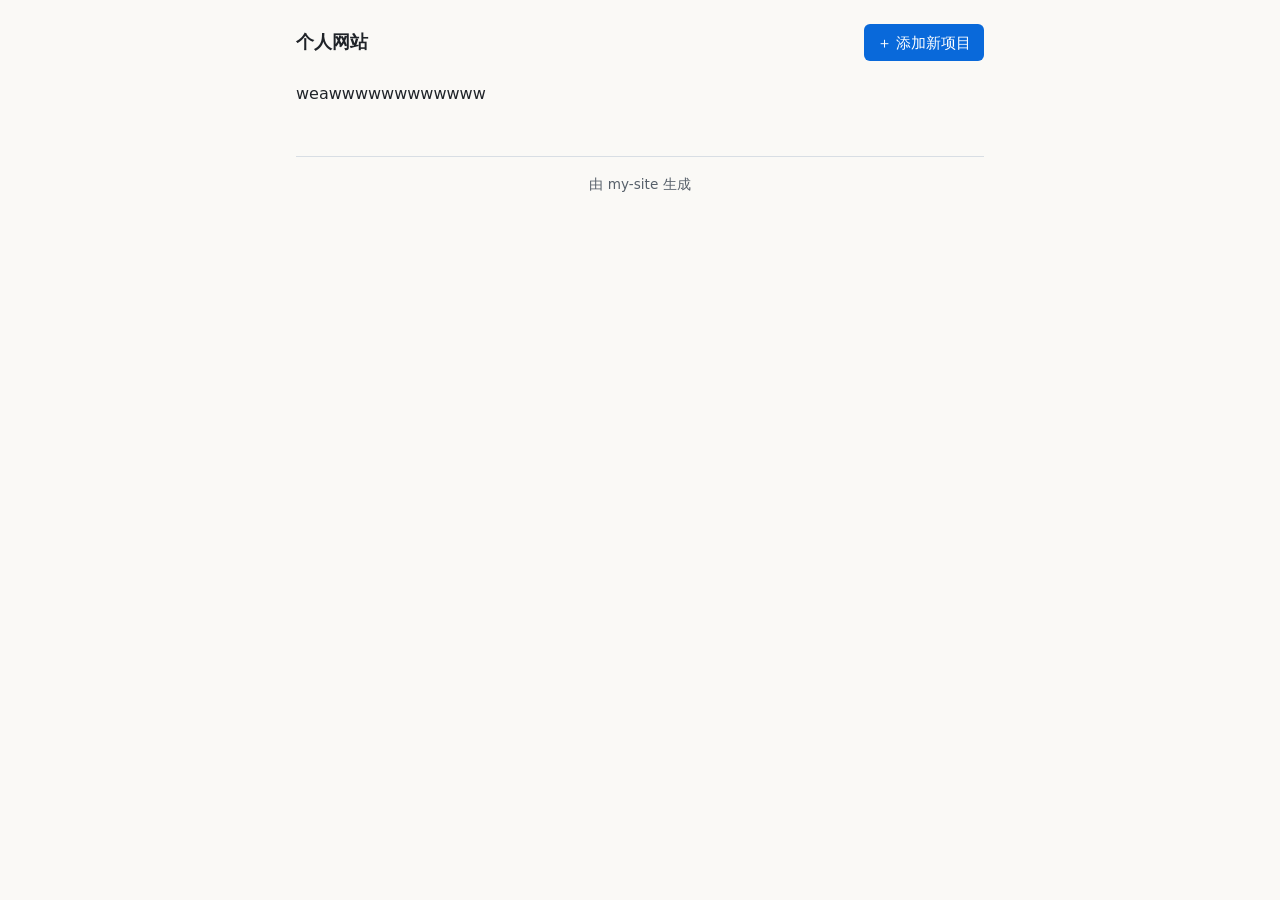
<file: docs/notes/ssssssss.html>
<!DOCTYPE html>
<html lang="zh-CN">
<head>
<meta charset="utf-8"/>
<meta name="viewport" content="width=device-width, initial-scale=1"/>
<title>{title}</title>
<link rel="stylesheet" href="../style.css"/>
</head>
<body>
<header class="sitehead">
  <a class="brand" href="../index.html">个人网站</a>
  <a class="btn" href="https://github.com/Not1u/my-site/new/main/content/notes" target="_blank" rel="noopener">＋ 添加新项目</a>
</header>
<main>
<p>weawwwwwwwwwwww</p>
</main>
<footer>由 my-site 生成</footer>
</body>
</html>
</file>
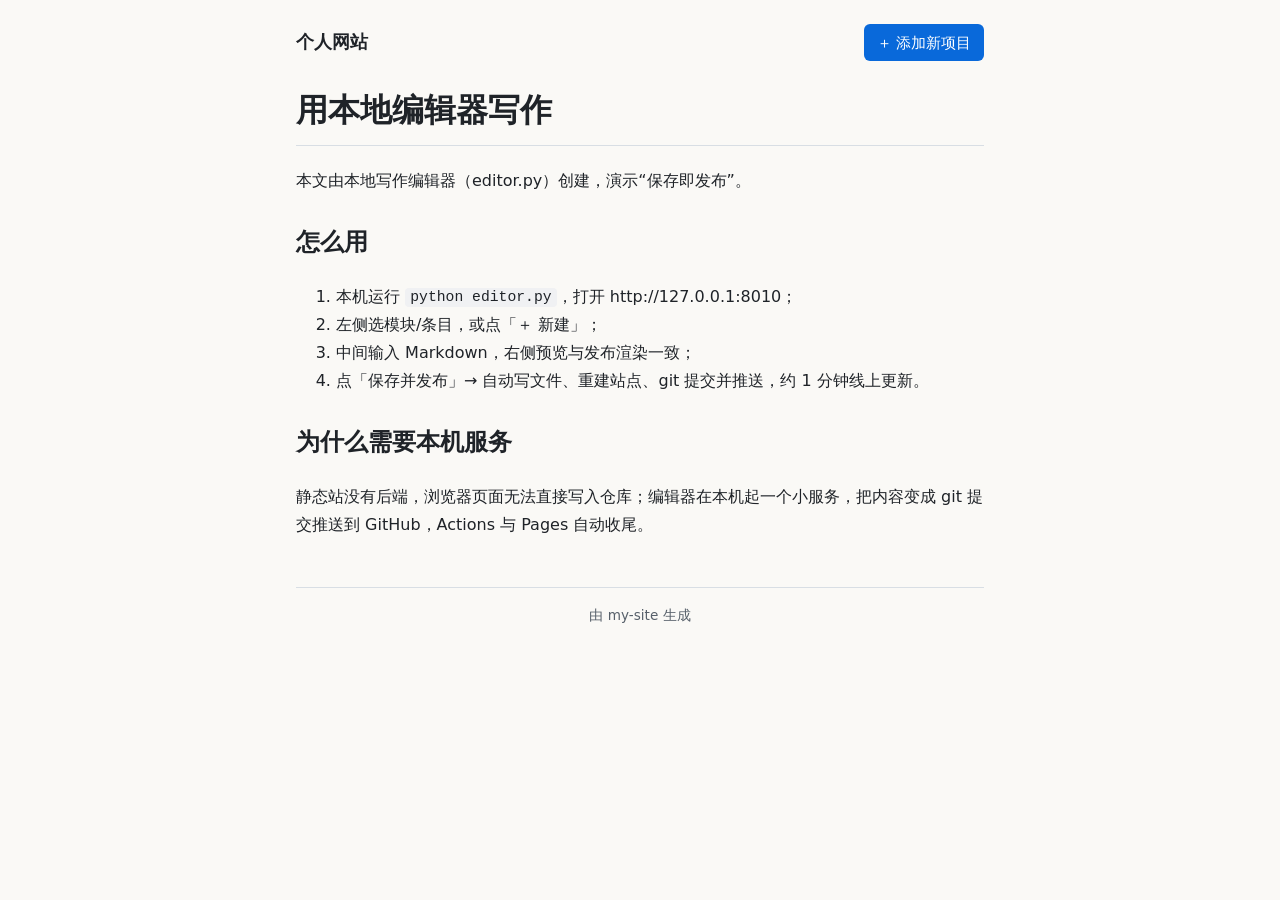
<file: docs/notes/using-editor.html>
<!DOCTYPE html>
<html lang="zh-CN">
<head>
<meta charset="utf-8"/>
<meta name="viewport" content="width=device-width, initial-scale=1"/>
<title>{title}</title>
<link rel="stylesheet" href="../style.css"/>
</head>
<body>
<header class="sitehead">
  <a class="brand" href="../index.html">个人网站</a>
  <a class="btn" href="https://github.com/Not1u/my-site/new/main/content/notes" target="_blank" rel="noopener">＋ 添加新项目</a>
</header>
<main>
<h1>用本地编辑器写作</h1>
<p>本文由本地写作编辑器（editor.py）创建，演示“保存即发布”。</p>
<h2>怎么用</h2>
<ol>
<li>本机运行 <code>python editor.py</code>，打开 http://127.0.0.1:8010；</li>
<li>左侧选模块/条目，或点「＋ 新建」；</li>
<li>中间输入 Markdown，右侧预览与发布渲染一致；</li>
<li>点「保存并发布」→ 自动写文件、重建站点、git 提交并推送，约 1 分钟线上更新。</li>
</ol>
<h2>为什么需要本机服务</h2>
<p>静态站没有后端，浏览器页面无法直接写入仓库；编辑器在本机起一个小服务，把内容变成 git 提交推送到 GitHub，Actions 与 Pages 自动收尾。</p>
</main>
<footer>由 my-site 生成</footer>
</body>
</html>
</file>
<file: docs/style.css>
/* md-blog 站点样式 */
:root {
  --bg: #faf9f6;
  --fg: #1f2328;
  --accent: #0969da;
  --code-bg: #f0f1f3;
  --border: #d8dee4;
}

* { box-sizing: border-box; }

body {
  margin: 0 auto;
  max-width: 720px;
  padding: 1.5rem 1rem 3rem;
  background: var(--bg);
  color: var(--fg);
  font: 16px/1.75 system-ui, "Segoe UI", "PingFang SC", "Microsoft YaHei", sans-serif;
}

.topnav { margin-bottom: 1rem; }
.topnav a { color: var(--accent); text-decoration: none; }

h1 { border-bottom: 1px solid var(--border); padding-bottom: .4rem; }
h2 { margin-top: 1.6rem; }
a { color: var(--accent); }
a:hover { text-decoration: underline; }

pre {
  background: var(--code-bg);
  border: 1px solid var(--border);
  border-radius: 6px;
  padding: .8rem 1rem;
  overflow-x: auto;
}
code {
  background: var(--code-bg);
  border-radius: 4px;
  padding: .1em .35em;
  font-family: Consolas, "Courier New", monospace;
  font-size: .92em;
}
pre code { background: none; padding: 0; }

blockquote {
  margin: 1rem 0;
  padding: .1rem 1rem;
  border-left: 4px solid var(--border);
  color: #57606a;
}

img { max-width: 100%; }
hr { border: none; border-top: 1px solid var(--border); margin: 2rem 0; }

footer {
  margin-top: 3rem;
  padding-top: 1rem;
  border-top: 1px solid var(--border);
  color: #57606a;
  font-size: .85rem;
  text-align: center;
}

ul.note-list { padding-left: 1.2rem; }

/* ---------- 主页/模块化布局（基础版，UI 精修留到后续阶段） ---------- */
.sitehead {
  display: flex;
  justify-content: space-between;
  align-items: center;
  margin-bottom: 1.2rem;
}
.brand { font-weight: 700; text-decoration: none; color: var(--fg); font-size: 1.1rem; }
.btn {
  background: var(--accent); color: #fff; text-decoration: none;
  padding: .35rem .8rem; border-radius: 6px; font-size: .92rem; white-space: nowrap;
}
.btn:hover { opacity: .88; }
.modules {
  display: grid; grid-template-columns: repeat(auto-fill, minmax(220px, 1fr));
  gap: 1rem; margin: 1.5rem 0;
}
.card {
  display: block; border: 1px solid var(--border); border-radius: 8px;
  padding: 1rem; text-decoration: none; color: var(--fg);
}
.card:hover { border-color: var(--accent); }
.card h2 { margin: 0 0 .4rem; font-size: 1.05rem; }
.card p { margin: 0 0 .6rem; color: #57606a; font-size: .9rem; }
.card-count { font-size: .85rem; color: var(--accent); }
</file>
